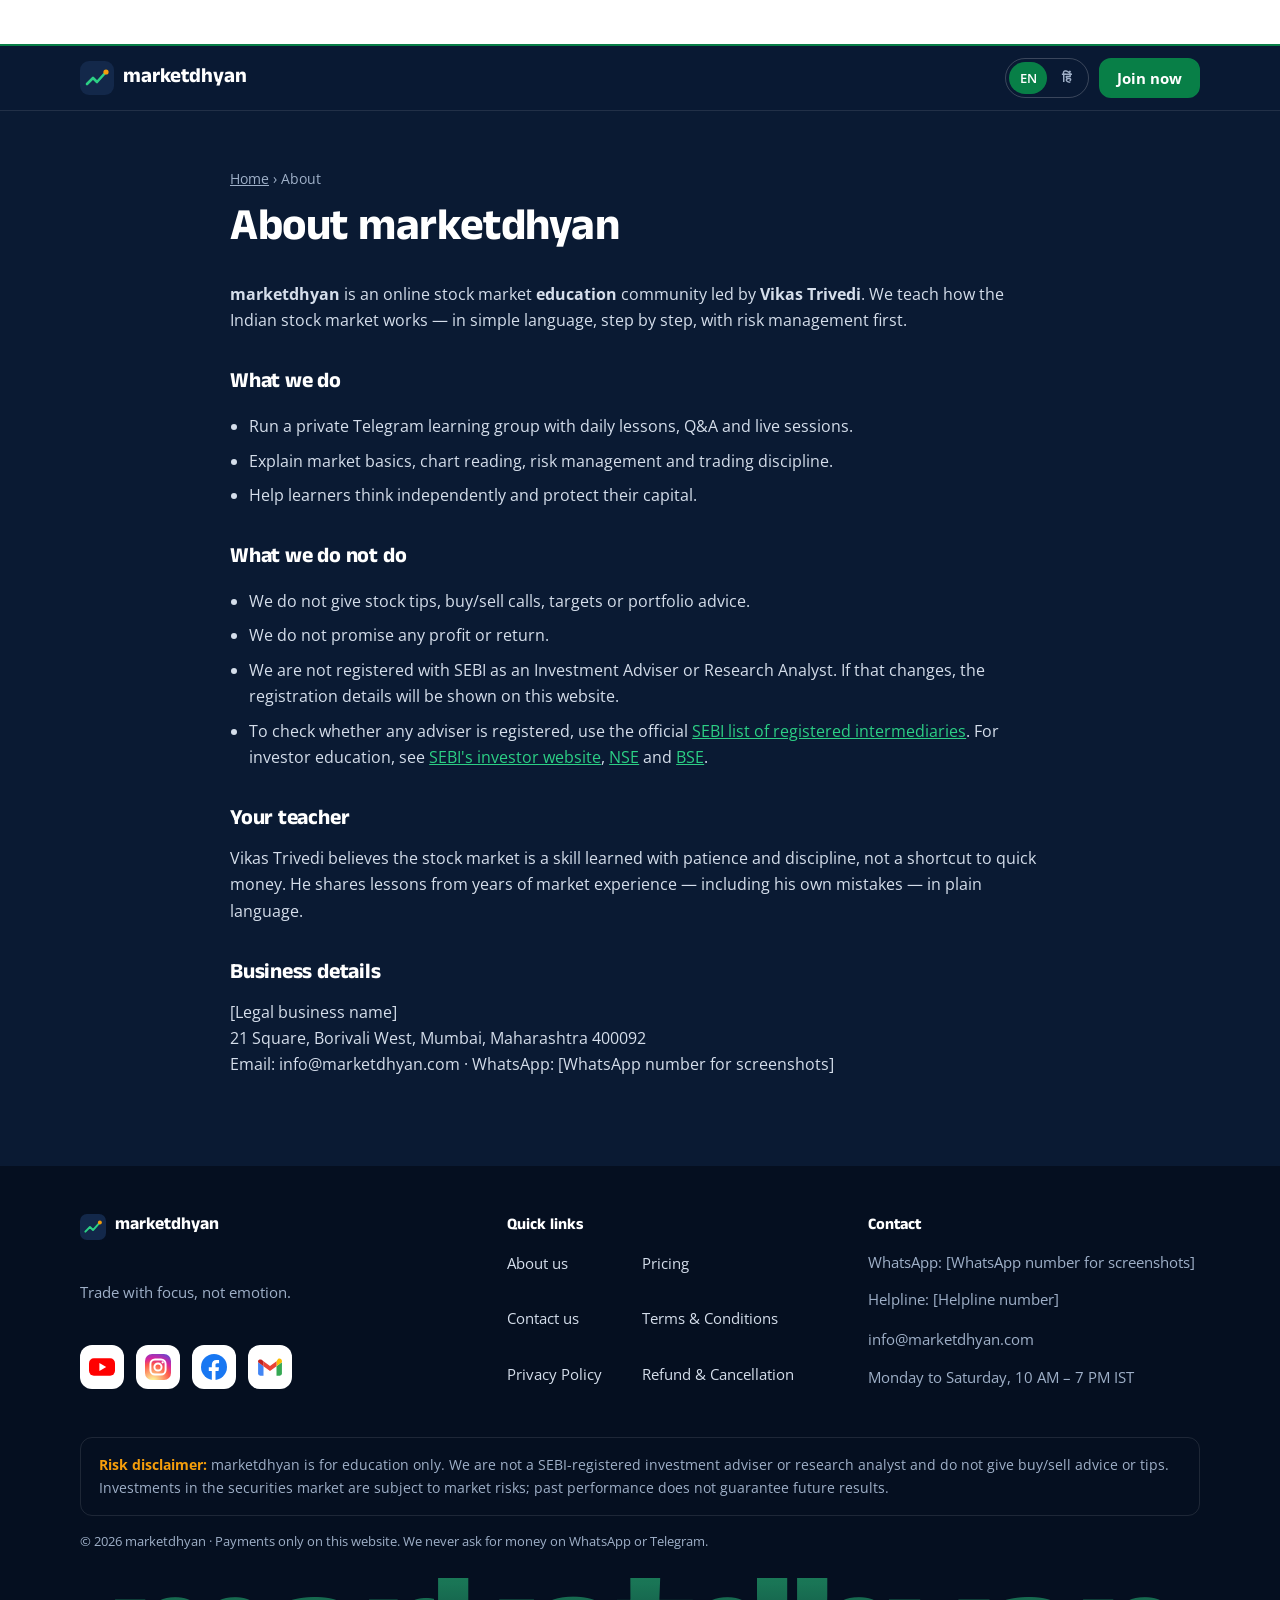
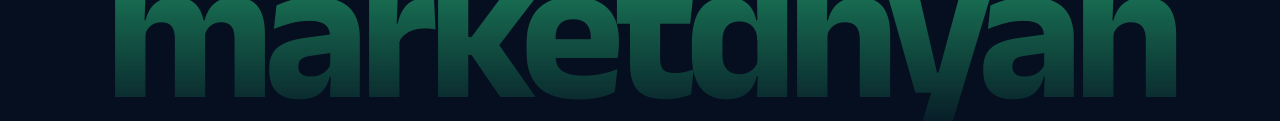
<file: about.html>
<!DOCTYPE html>
<html lang="en">
<head>
  <meta charset="utf-8">
  <meta name="viewport" content="width=device-width, initial-scale=1">
  <title>About marketdhyan & Vikas Trivedi | Stock Market Classes</title>
  <meta name="description" content="Meet Vikas Trivedi and marketdhyan: stock market education in simple Hindi and English, with a risk-first approach for beginners and new traders in India.">
  <meta name="keywords" content="marketdhyan, marketdhyan inner circle, Vikas Trivedi, learn stock market, share market course in Hindi, stock market course for beginners, 45 day stock market course, trading course India, learn trading online, stock market classes online, share market learning group, stock market Telegram learning group, risk management in trading, how to read stock charts, Nifty Sensex basics, stock market education India">
  <meta name="author" content="Vikas Trivedi">
  <meta name="robots" content="index, follow">
  <link rel="canonical" href="about.html">
  <meta name="theme-color" content="#0a1a33">
  <meta property="og:type" content="website">
  <meta property="og:site_name" content="marketdhyan">
  <meta property="og:title" content="About marketdhyan & Vikas Trivedi | Stock Market Classes">
  <meta property="og:description" content="Meet Vikas Trivedi and marketdhyan: stock market education in simple Hindi and English, with a risk-first approach for beginners and new traders in India.">
  <meta property="og:url" content="about.html">
  <meta property="og:image" content="assets/img/hero-vikas.webp">
  <meta property="og:image:width" content="1740">
  <meta property="og:image:height" content="1480">
  <meta property="og:image:alt" content="Vikas Trivedi, marketdhyan">
  <meta property="og:locale" content="en_IN">
  <meta name="twitter:card" content="summary_large_image">
  <meta name="twitter:title" content="About marketdhyan & Vikas Trivedi | Stock Market Classes">
  <meta name="twitter:description" content="Meet Vikas Trivedi and marketdhyan: stock market education in simple Hindi and English, with a risk-first approach for beginners and new traders in India.">
  <meta name="twitter:image" content="assets/img/hero-vikas.webp">
  <meta name="twitter:image:alt" content="Vikas Trivedi, marketdhyan">
  <link rel="icon" href="favicon.ico" sizes="48x48">
  <link rel="icon" href="assets/img/favicon.svg" type="image/svg+xml">
  <link rel="apple-touch-icon" href="assets/img/apple-touch-icon.png">
  <link rel="preload" href="assets/fonts/open-sans-latin-memvYaGs12.woff2" as="font" type="font/woff2" crossorigin>
  <link rel="preload" href="assets/fonts/anek-telugu-latin-LhW2MVrUNv.woff2" as="font" type="font/woff2" crossorigin>
  <link rel="stylesheet" href="assets/fonts8df7.css?v=1794605191">
  <link rel="stylesheet" href="assets/landing8df7.css?v=1794605191">
  <script src="assets/ga8df7.js?v=1794605191" data-id="G-Q1NHL4ENWV" async></script>
  <script type="application/ld+json">
  {"@context":"https://schema.org","@type":"EducationalOrganization","name":"marketdhyan","url":"https://marketdhyan.com","description":"Join marketdhyan Inner Circle: a 45-day Telegram group with Vikas Trivedi to learn the stock market — basics, charts and risk management, in Hindi &amp; English.","founder":{"@type":"Person","name":"Vikas Trivedi"},"areaServed":"IN","sameAs":["https://www.instagram.com/marketdhyan/", "https://www.youtube.com/@marketdhyan", "https://www.facebook.com/people/marketdhyan/61596235712391/"],"knowsAbout":["Stock market education","Risk management","Technical analysis basics"]}
  </script>
</head>
<body class="">
  <a class="skip" href="#main" title="Skip to content">Skip to content</a>
  <div class="ticker" role="region" aria-label="Market prices (delayed, for learning only)">
    <div class="tradingview-widget-container" data-tv="ticker"><div class="tradingview-widget-container__widget"></div></div>
  </div>
  <header class="top">
    <div class="wrap top__in">
      <a class="logo" href="index.html" aria-label="marketdhyan home" title="marketdhyan home"><svg width="34" height="34" viewBox="0 0 34 34" aria-hidden="true"><rect width="34" height="34" rx="9" fill="#13284a"/><path d="M7 23l6-6 4 4 9-10" fill="none" stroke="#2ccf85" stroke-width="2.6" stroke-linecap="round" stroke-linejoin="round"/><circle cx="26" cy="11" r="2.6" fill="#f59e0b"/></svg><span>marketdhyan</span></a>
      <div class="top__right">
        <div class="lang" role="group" aria-label="Language">
          <button type="button" data-set-lang="en" aria-pressed="true">EN</button>
          <button type="button" data-set-lang="hi" aria-pressed="false">हिं</button>
        </div>
        <a class="btn btn--sm" href="index.html#join" data-hi="अभी जुड़ें" title="Join now">Join now</a>
      </div>
    </div>
  </header>
  <main id="main">

    <section class="page">
      <div class="wrap wrap--narrow">
        <nav class="crumbs" aria-label="Breadcrumb"><a href="index.html" data-hi="होम" title="Home">Home</a> <span aria-hidden="true">›</span> <span aria-current="page" data-hi="परिचय">About</span></nav>
        <h1 data-hi="marketdhyan के बारे में">About marketdhyan</h1>
        <p><strong>marketdhyan</strong> is an online stock market <strong>education</strong> community led by <strong>Vikas Trivedi</strong>. We teach how the Indian stock market works — in simple language, step by step, with risk management first.</p>
        <h2>What we do</h2>
        <ul>
          <li>Run a private Telegram learning group with daily lessons, Q&amp;A and live sessions.</li>
          <li>Explain market basics, chart reading, risk management and trading discipline.</li>
          <li>Help learners think independently and protect their capital.</li>
        </ul>
        <h2>What we do not do</h2>
        <ul>
          <li>We do not give stock tips, buy/sell calls, targets or portfolio advice.</li>
          <li>We do not promise any profit or return.</li>
          <li>We are not registered with SEBI as an Investment Adviser or Research Analyst. If that changes, the registration details will be shown on this website.</li>
          <li>To check whether any adviser is registered, use the official <a href="https://www.sebi.gov.in/intermediaries.html" target="_blank" rel="noopener" title="SEBI list of registered intermediaries">SEBI list of registered intermediaries</a>. For investor education, see <a href="https://investor.sebi.gov.in/" target="_blank" rel="noopener" title="SEBI's investor website">SEBI's investor website</a>, <a href="https://www.nseindia.com/" target="_blank" rel="noopener" title="NSE">NSE</a> and <a href="https://www.bseindia.com/" target="_blank" rel="noopener" title="BSE">BSE</a>.</li>
        </ul>
        <h2>Your teacher</h2>
        <p>Vikas Trivedi believes the stock market is a skill learned with patience and discipline, not a shortcut to quick money. He shares lessons from years of market experience — including his own mistakes — in plain language.</p>
        <h2>Business details</h2>
        <p>[Legal business name]<br>21 Square, Borivali West, Mumbai, Maharashtra 400092<br>Email: info@marketdhyan.com · WhatsApp: [WhatsApp number for screenshots]</p>
      </div>
    </section>

    <script type="application/ld+json">{"@context": "https://schema.org", "@type": "BreadcrumbList", "itemListElement": [{"@type": "ListItem", "position": 1, "name": "Home", "item": "https://marketdhyan.com/"}, {"@type": "ListItem", "position": 2, "name": "About", "item": "https://marketdhyan.com/about.html"}]}</script>
  </main>
  <footer class="foot">
    <div class="wrap">
      <div class="foot__grid">
        <div>
          <a class="logo" href="index.html" title="marketdhyan"><svg width="34" height="34" viewBox="0 0 34 34" aria-hidden="true"><rect width="34" height="34" rx="9" fill="#13284a"/><path d="M7 23l6-6 4 4 9-10" fill="none" stroke="#2ccf85" stroke-width="2.6" stroke-linecap="round" stroke-linejoin="round"/><circle cx="26" cy="11" r="2.6" fill="#f59e0b"/></svg><span>marketdhyan</span></a>
          <p class="foot__tag" data-hi="भावना से नहीं, ध्यान से ट्रेड करना सीखें।">Trade with focus, not emotion.</p>
          <div class="socs"><a class="soc soc--youtube" href="https://www.youtube.com/@marketdhyan" target="_blank" rel="noopener" aria-label="YouTube" title="YouTube"><svg viewBox="0 0 24 24" width="24" height="24" aria-hidden="true"><rect x="0" y="4" width="24" height="16" rx="4.5" fill="#FF0000"/><path d="M9.6 8.4v7.2l6.3-3.6z" fill="#fff"/></svg></a><a class="soc soc--instagram" href="https://www.instagram.com/marketdhyan/" target="_blank" rel="noopener" aria-label="Instagram" title="Instagram"><svg viewBox="0 0 24 24" width="24" height="24" aria-hidden="true"><defs><radialGradient id="igg" cx="30%" cy="107%" r="150%"><stop offset="0" stop-color="#fdf497"/><stop offset=".05" stop-color="#fdf497"/><stop offset=".45" stop-color="#fd5949"/><stop offset=".6" stop-color="#d6249f"/><stop offset=".9" stop-color="#285AEB"/></radialGradient></defs><rect width="24" height="24" rx="6.5" fill="url(#igg)"/><rect x="5" y="5" width="14" height="14" rx="4.2" fill="none" stroke="#fff" stroke-width="1.8"/><circle cx="12" cy="12" r="3.3" fill="none" stroke="#fff" stroke-width="1.8"/><circle cx="16.3" cy="7.7" r="1.05" fill="#fff"/></svg></a><a class="soc soc--facebook" href="https://www.facebook.com/people/marketdhyan/61596235712391/" target="_blank" rel="noopener" aria-label="Facebook" title="Facebook"><svg viewBox="0 0 24 24" width="24" height="24" aria-hidden="true"><circle cx="12" cy="12" r="12" fill="#1877F2"/><path d="M13.4 24v-8.4h2.8l.4-3.3h-3.2v-2.1c0-.9.3-1.6 1.6-1.6h1.7V5.7c-.3 0-1.3-.1-2.5-.1-2.5 0-4.2 1.5-4.2 4.3v2.4H7.2v3.3H10V24z" fill="#fff"/></svg></a><a class="soc soc--gmail" href="mailto:info@marketdhyan.com" aria-label="Email us" title="Email us"><svg viewBox="0 0 24 24" width="24" height="24" aria-hidden="true"><rect x="1" y="4" width="22" height="16" rx="2.5" fill="#fff"/><path d="M1 7.5V18a2 2 0 0 0 2 2h3V11.2z" fill="#4285F4"/><path d="M23 7.5V18a2 2 0 0 1-2 2h-3v-8.8z" fill="#34A853"/><path d="M18 6.6v4.6L23 7.5V6.3c0-1.9-2.1-2.9-3.6-1.8z" fill="#FBBC04"/><path d="M6 11.2V6.6l6 4.5 6-4.5v4.6l-6 4.5z" fill="#EA4335"/><path d="M1 6.3v1.2l5 3.7V6.6L4.6 5.5C3.1 4.4 1 5.4 1 6.3z" fill="#C5221F"/></svg></a></div>
        </div>
        <nav class="foot__nav" aria-label="Policies">
          <p class="foot__h" data-hi="ज़रूरी लिंक">Quick links</p>
          <div class="foot__links">
          <a href="about.html" title="About us">About us</a>
          <a href="pricing.html" title="Pricing">Pricing</a>
          <a href="contact.html" title="Contact us">Contact us</a>
          <a href="terms.html" title="Terms &amp; Conditions">Terms &amp; Conditions</a>
          <a href="privacy.html" title="Privacy Policy">Privacy Policy</a>
          <a href="refund-policy.html" title="Refund &amp; Cancellation">Refund &amp; Cancellation</a>
          </div>
        </nav>
        <div class="foot__contact">
          <p class="foot__h" data-hi="संपर्क">Contact</p>
          <p>WhatsApp: [WhatsApp number for screenshots]</p>
          <p><a href="contact.html" data-wa="help" target="_blank" rel="noopener" title="Helpline: [Helpline number]"><span data-hi="हेल्पलाइन:">Helpline:</span> [Helpline number]</a></p>
          <p><a href="contact.html" data-mail title="info@marketdhyan.com">info@marketdhyan.com</a></p>
          <p>Monday to Saturday, 10 AM – 7 PM IST</p>
        </div>
      </div>
      <p class="foot__risk"><strong data-hi="जोखिम चेतावनी:">Risk disclaimer:</strong> <span data-hi="marketdhyan केवल शिक्षा के लिए है। हम SEBI में पंजीकृत निवेश सलाहकार या रिसर्च एनालिस्ट नहीं हैं और कोई खरीद/बिक्री सलाह या टिप्स नहीं देते। शेयर बाज़ार में निवेश जोखिम के अधीन है; पिछले नतीजे भविष्य की गारंटी नहीं हैं।">marketdhyan is for education only. We are not a SEBI-registered investment adviser or research analyst and do not give buy/sell advice or tips. Investments in the securities market are subject to market risks; past performance does not guarantee future results.</span></p>
      <p class="foot__copy">© 2026 marketdhyan · <span data-hi="पेमेंट सिर्फ़ इसी वेबसाइट पर। हम व्हाट्सऐप या टेलीग्राम पर कभी पैसे नहीं माँगते।">Payments only on this website. We never ask for money on WhatsApp or Telegram.</span></p>
    </div>
    <p class="foot__mark" aria-hidden="true">marketdhyan</p>
  </footer>
  <script src="assets/plans8df7.js?v=1794605191"></script>
  <script src="assets/landing8df7.js?v=1794605191"></script>
</body>
</html>
</file>
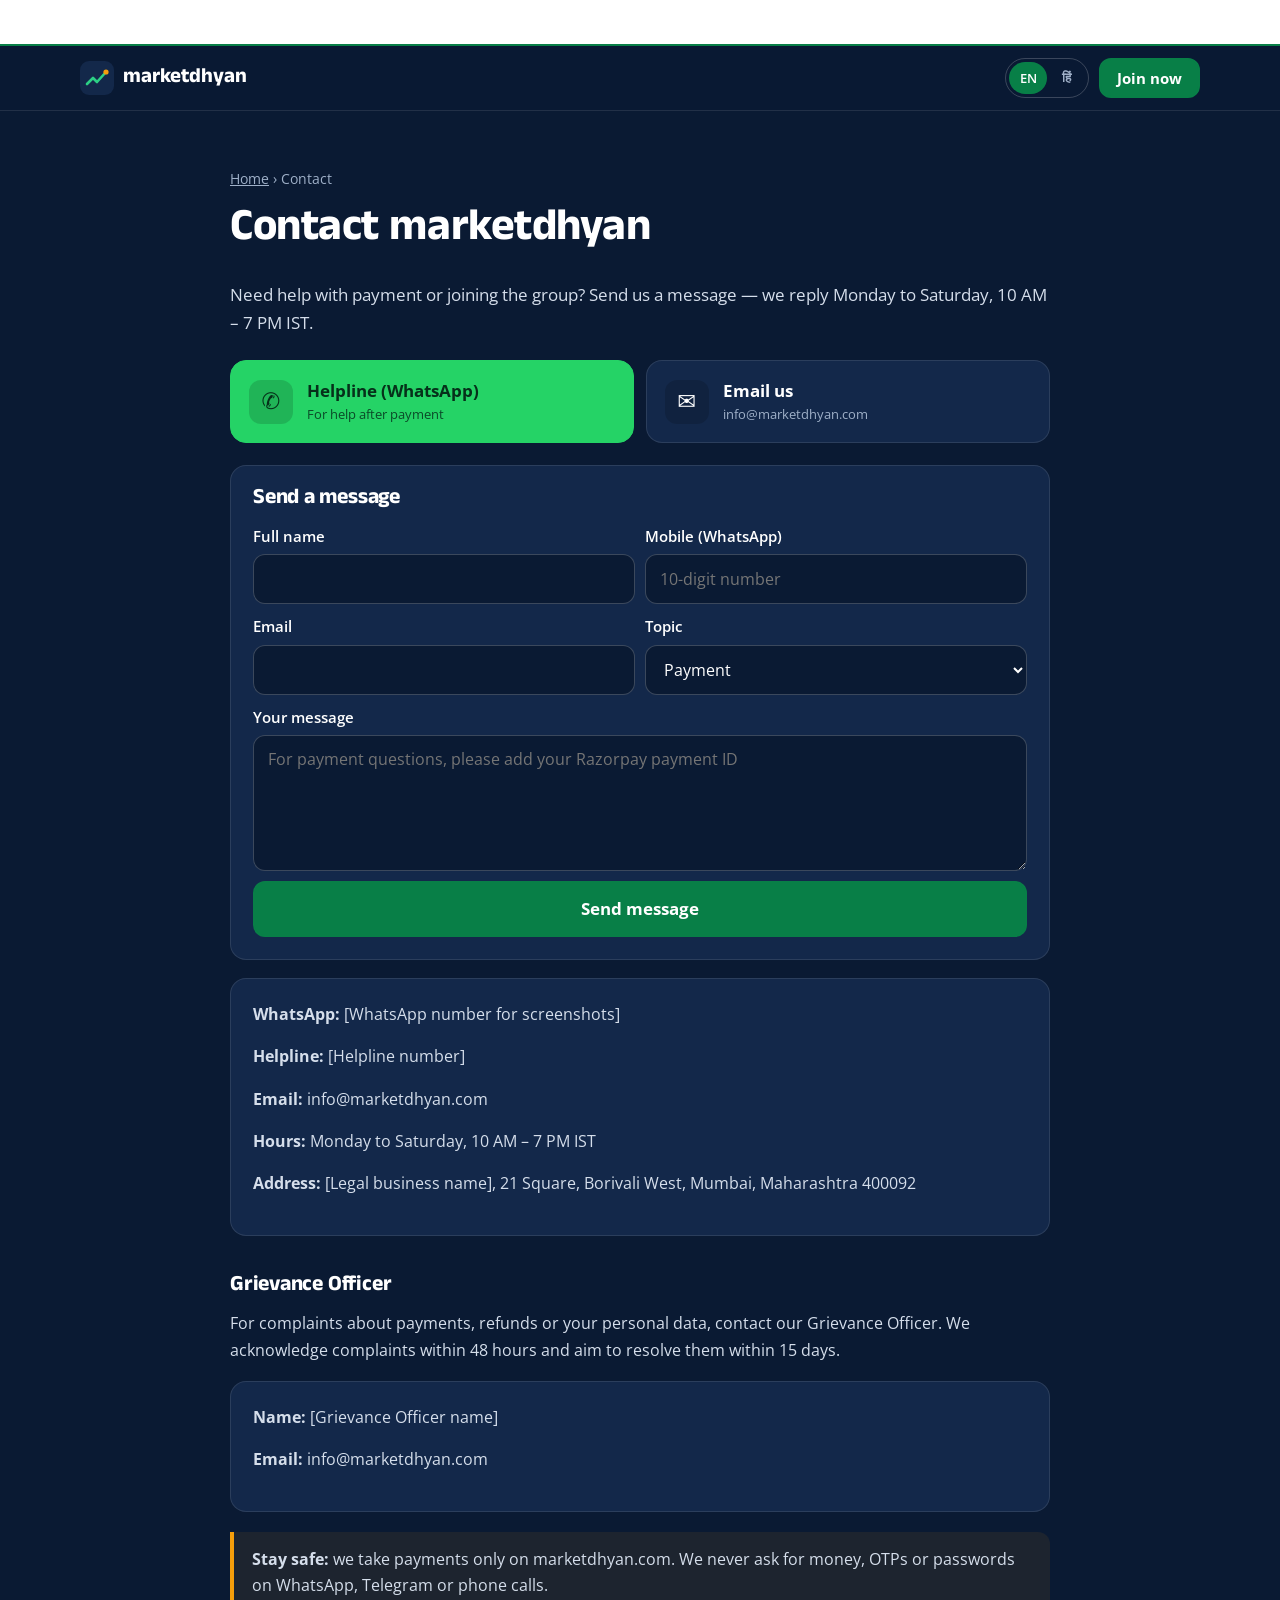
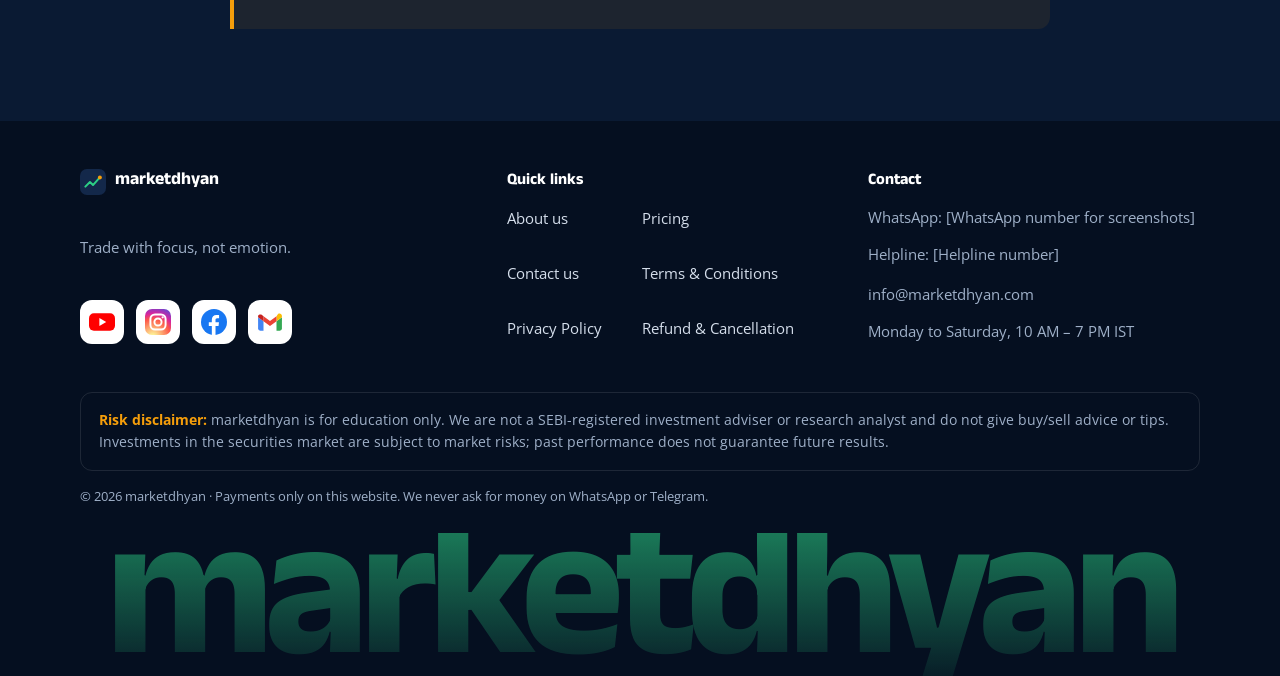
<file: contact.html>
<!DOCTYPE html>
<html lang="en">
<head>
  <meta charset="utf-8">
  <meta name="viewport" content="width=device-width, initial-scale=1">
  <title>Contact marketdhyan | Stock Market Course Help & Support</title>
  <meta name="description" content="Contact marketdhyan for help with the Inner Circle stock market course: WhatsApp helpline, email support, a message form and grievance officer details.">
  <meta name="keywords" content="marketdhyan, marketdhyan inner circle, Vikas Trivedi, learn stock market, share market course in Hindi, stock market course for beginners, 45 day stock market course, trading course India, learn trading online, stock market classes online, share market learning group, stock market Telegram learning group, risk management in trading, how to read stock charts, Nifty Sensex basics, stock market education India">
  <meta name="author" content="Vikas Trivedi">
  <meta name="robots" content="index, follow">
  <link rel="canonical" href="contact.html">
  <meta name="theme-color" content="#0a1a33">
  <meta property="og:type" content="website">
  <meta property="og:site_name" content="marketdhyan">
  <meta property="og:title" content="Contact marketdhyan | Stock Market Course Help & Support">
  <meta property="og:description" content="Contact marketdhyan for help with the Inner Circle stock market course: WhatsApp helpline, email support, a message form and grievance officer details.">
  <meta property="og:url" content="contact.html">
  <meta property="og:image" content="assets/img/hero-vikas.webp">
  <meta property="og:image:width" content="1740">
  <meta property="og:image:height" content="1480">
  <meta property="og:image:alt" content="Vikas Trivedi, marketdhyan">
  <meta property="og:locale" content="en_IN">
  <meta name="twitter:card" content="summary_large_image">
  <meta name="twitter:title" content="Contact marketdhyan | Stock Market Course Help & Support">
  <meta name="twitter:description" content="Contact marketdhyan for help with the Inner Circle stock market course: WhatsApp helpline, email support, a message form and grievance officer details.">
  <meta name="twitter:image" content="assets/img/hero-vikas.webp">
  <meta name="twitter:image:alt" content="Vikas Trivedi, marketdhyan">
  <link rel="icon" href="favicon.ico" sizes="48x48">
  <link rel="icon" href="assets/img/favicon.svg" type="image/svg+xml">
  <link rel="apple-touch-icon" href="assets/img/apple-touch-icon.png">
  <link rel="preload" href="assets/fonts/open-sans-latin-memvYaGs12.woff2" as="font" type="font/woff2" crossorigin>
  <link rel="preload" href="assets/fonts/anek-telugu-latin-LhW2MVrUNv.woff2" as="font" type="font/woff2" crossorigin>
  <link rel="stylesheet" href="assets/fonts8df7.css?v=1794605191">
  <link rel="stylesheet" href="assets/landing8df7.css?v=1794605191">
  <script src="assets/ga8df7.js?v=1794605191" data-id="G-Q1NHL4ENWV" async></script>
  <script type="application/ld+json">
  {"@context":"https://schema.org","@type":"EducationalOrganization","name":"marketdhyan","url":"https://marketdhyan.com","description":"Join marketdhyan Inner Circle: a 45-day Telegram group with Vikas Trivedi to learn the stock market — basics, charts and risk management, in Hindi &amp; English.","founder":{"@type":"Person","name":"Vikas Trivedi"},"areaServed":"IN","sameAs":["https://www.instagram.com/marketdhyan/", "https://www.youtube.com/@marketdhyan", "https://www.facebook.com/people/marketdhyan/61596235712391/"],"knowsAbout":["Stock market education","Risk management","Technical analysis basics"]}
  </script>
</head>
<body class="">
  <a class="skip" href="#main" title="Skip to content">Skip to content</a>
  <div class="ticker" role="region" aria-label="Market prices (delayed, for learning only)">
    <div class="tradingview-widget-container" data-tv="ticker"><div class="tradingview-widget-container__widget"></div></div>
  </div>
  <header class="top">
    <div class="wrap top__in">
      <a class="logo" href="index.html" aria-label="marketdhyan home" title="marketdhyan home"><svg width="34" height="34" viewBox="0 0 34 34" aria-hidden="true"><rect width="34" height="34" rx="9" fill="#13284a"/><path d="M7 23l6-6 4 4 9-10" fill="none" stroke="#2ccf85" stroke-width="2.6" stroke-linecap="round" stroke-linejoin="round"/><circle cx="26" cy="11" r="2.6" fill="#f59e0b"/></svg><span>marketdhyan</span></a>
      <div class="top__right">
        <div class="lang" role="group" aria-label="Language">
          <button type="button" data-set-lang="en" aria-pressed="true">EN</button>
          <button type="button" data-set-lang="hi" aria-pressed="false">हिं</button>
        </div>
        <a class="btn btn--sm" href="index.html#join" data-hi="अभी जुड़ें" title="Join now">Join now</a>
      </div>
    </div>
  </header>
  <main id="main">

    <section class="page">
      <div class="wrap wrap--narrow">
        <nav class="crumbs" aria-label="Breadcrumb"><a href="index.html" data-hi="होम" title="Home">Home</a> <span aria-hidden="true">›</span> <span aria-current="page" data-hi="संपर्क">Contact</span></nav>
        <h1 data-hi="marketdhyan से संपर्क करें">Contact marketdhyan</h1>
        <p class="lead" data-hi="पेमेंट या ग्रुप में जुड़ने में मदद चाहिए? हमें मैसेज भेजें — हम Monday to Saturday, 10 AM – 7 PM IST जवाब देते हैं।">Need help with payment or joining the group? Send us a message — we reply Monday to Saturday, 10 AM – 7 PM IST.</p>

        <div class="quick">
          <a class="quick__btn quick__btn--wa" href="#contactForm" data-wa="help" target="_blank" rel="noopener" title="✆ Helpline (WhatsApp) For help after payment">
            <span class="quick__ico" aria-hidden="true">✆</span>
            <span><b data-hi="हेल्पलाइन (व्हाट्सऐप)">Helpline (WhatsApp)</b><small data-hi="पेमेंट के बाद मदद के लिए">For help after payment</small></span>
          </a>
          <a class="quick__btn" href="#contactForm" data-mail title="✉ Email us info@marketdhyan.com">
            <span class="quick__ico" aria-hidden="true">✉</span>
            <span><b data-hi="ईमेल करें">Email us</b><small>info@marketdhyan.com</small></span>
          </a>
        </div>

        <form id="contactForm" class="cform box" novalidate>
          <h2 data-hi="मैसेज भेजें">Send a message</h2>
          <div class="fields">
            <label class="field"><span data-hi="पूरा नाम">Full name</span>
              <input name="name" type="text" autocomplete="name" required maxlength="80"></label>
            <label class="field"><span data-hi="मोबाइल (व्हाट्सऐप)">Mobile (WhatsApp)</span>
              <input name="mobile" type="tel" inputmode="numeric" autocomplete="tel-national" required pattern="[6-9][0-9]{9}" maxlength="10" placeholder="10-digit number"></label>
            <label class="field"><span data-hi="ईमेल">Email</span>
              <input name="email" type="email" autocomplete="email" required maxlength="120"></label>
            <label class="field"><span data-hi="विषय">Topic</span>
              <select name="topic">
                <option value="payment" data-hi="पेमेंट">Payment</option>
                <option value="joining" data-hi="ग्रुप में जुड़ना">Joining the group</option>
                <option value="other" data-hi="अन्य">Other</option>
              </select></label>
            <label class="field field--full"><span data-hi="आपका मैसेज">Your message</span>
              <textarea name="message" rows="5" required minlength="5" maxlength="3000" placeholder="For payment questions, please add your Razorpay payment ID"></textarea></label>
          </div>
          <!-- bots fill this hidden field; people never see it -->
          <label class="sr" aria-hidden="true">Website <input name="website" tabindex="-1" autocomplete="off"></label>
          <p class="pay__err" id="cfMsg" role="status"></p>
          <button class="btn btn--lg btn--block" type="submit" id="cfBtn" data-hi="मैसेज भेजें">Send message</button>
        </form>

        <div class="box">
          <p><strong>WhatsApp:</strong> [WhatsApp number for screenshots]</p>
          <p><strong data-hi="हेल्पलाइन:">Helpline:</strong> [Helpline number]</p>
          <p><strong>Email:</strong> info@marketdhyan.com</p>
          <p><strong data-hi="समय:">Hours:</strong> Monday to Saturday, 10 AM – 7 PM IST</p>
          <p><strong data-hi="पता:">Address:</strong> [Legal business name], 21 Square, Borivali West, Mumbai, Maharashtra 400092</p>
        </div>

        <h2>Grievance Officer</h2>
        <p>For complaints about payments, refunds or your personal data, contact our Grievance Officer. We acknowledge complaints within 48 hours and aim to resolve them within 15 days.</p>
        <div class="box">
          <p><strong>Name:</strong> [Grievance Officer name]</p>
          <p><strong>Email:</strong> info@marketdhyan.com</p>
        </div>
        <div class="note"><p><strong>Stay safe:</strong> we take payments only on marketdhyan.com. We never ask for money, OTPs or passwords on WhatsApp, Telegram or phone calls.</p></div>
      </div>
    </section>

    <script type="application/ld+json">{"@context": "https://schema.org", "@type": "BreadcrumbList", "itemListElement": [{"@type": "ListItem", "position": 1, "name": "Home", "item": "https://marketdhyan.com/"}, {"@type": "ListItem", "position": 2, "name": "Contact", "item": "https://marketdhyan.com/contact.html"}]}</script>
  </main>
  <footer class="foot">
    <div class="wrap">
      <div class="foot__grid">
        <div>
          <a class="logo" href="index.html" title="marketdhyan"><svg width="34" height="34" viewBox="0 0 34 34" aria-hidden="true"><rect width="34" height="34" rx="9" fill="#13284a"/><path d="M7 23l6-6 4 4 9-10" fill="none" stroke="#2ccf85" stroke-width="2.6" stroke-linecap="round" stroke-linejoin="round"/><circle cx="26" cy="11" r="2.6" fill="#f59e0b"/></svg><span>marketdhyan</span></a>
          <p class="foot__tag" data-hi="भावना से नहीं, ध्यान से ट्रेड करना सीखें।">Trade with focus, not emotion.</p>
          <div class="socs"><a class="soc soc--youtube" href="https://www.youtube.com/@marketdhyan" target="_blank" rel="noopener" aria-label="YouTube" title="YouTube"><svg viewBox="0 0 24 24" width="24" height="24" aria-hidden="true"><rect x="0" y="4" width="24" height="16" rx="4.5" fill="#FF0000"/><path d="M9.6 8.4v7.2l6.3-3.6z" fill="#fff"/></svg></a><a class="soc soc--instagram" href="https://www.instagram.com/marketdhyan/" target="_blank" rel="noopener" aria-label="Instagram" title="Instagram"><svg viewBox="0 0 24 24" width="24" height="24" aria-hidden="true"><defs><radialGradient id="igg" cx="30%" cy="107%" r="150%"><stop offset="0" stop-color="#fdf497"/><stop offset=".05" stop-color="#fdf497"/><stop offset=".45" stop-color="#fd5949"/><stop offset=".6" stop-color="#d6249f"/><stop offset=".9" stop-color="#285AEB"/></radialGradient></defs><rect width="24" height="24" rx="6.5" fill="url(#igg)"/><rect x="5" y="5" width="14" height="14" rx="4.2" fill="none" stroke="#fff" stroke-width="1.8"/><circle cx="12" cy="12" r="3.3" fill="none" stroke="#fff" stroke-width="1.8"/><circle cx="16.3" cy="7.7" r="1.05" fill="#fff"/></svg></a><a class="soc soc--facebook" href="https://www.facebook.com/people/marketdhyan/61596235712391/" target="_blank" rel="noopener" aria-label="Facebook" title="Facebook"><svg viewBox="0 0 24 24" width="24" height="24" aria-hidden="true"><circle cx="12" cy="12" r="12" fill="#1877F2"/><path d="M13.4 24v-8.4h2.8l.4-3.3h-3.2v-2.1c0-.9.3-1.6 1.6-1.6h1.7V5.7c-.3 0-1.3-.1-2.5-.1-2.5 0-4.2 1.5-4.2 4.3v2.4H7.2v3.3H10V24z" fill="#fff"/></svg></a><a class="soc soc--gmail" href="mailto:info@marketdhyan.com" aria-label="Email us" title="Email us"><svg viewBox="0 0 24 24" width="24" height="24" aria-hidden="true"><rect x="1" y="4" width="22" height="16" rx="2.5" fill="#fff"/><path d="M1 7.5V18a2 2 0 0 0 2 2h3V11.2z" fill="#4285F4"/><path d="M23 7.5V18a2 2 0 0 1-2 2h-3v-8.8z" fill="#34A853"/><path d="M18 6.6v4.6L23 7.5V6.3c0-1.9-2.1-2.9-3.6-1.8z" fill="#FBBC04"/><path d="M6 11.2V6.6l6 4.5 6-4.5v4.6l-6 4.5z" fill="#EA4335"/><path d="M1 6.3v1.2l5 3.7V6.6L4.6 5.5C3.1 4.4 1 5.4 1 6.3z" fill="#C5221F"/></svg></a></div>
        </div>
        <nav class="foot__nav" aria-label="Policies">
          <p class="foot__h" data-hi="ज़रूरी लिंक">Quick links</p>
          <div class="foot__links">
          <a href="about.html" title="About us">About us</a>
          <a href="pricing.html" title="Pricing">Pricing</a>
          <a href="contact.html" title="Contact us">Contact us</a>
          <a href="terms.html" title="Terms &amp; Conditions">Terms &amp; Conditions</a>
          <a href="privacy.html" title="Privacy Policy">Privacy Policy</a>
          <a href="refund-policy.html" title="Refund &amp; Cancellation">Refund &amp; Cancellation</a>
          </div>
        </nav>
        <div class="foot__contact">
          <p class="foot__h" data-hi="संपर्क">Contact</p>
          <p>WhatsApp: [WhatsApp number for screenshots]</p>
          <p><a href="contact.html" data-wa="help" target="_blank" rel="noopener" title="Helpline: [Helpline number]"><span data-hi="हेल्पलाइन:">Helpline:</span> [Helpline number]</a></p>
          <p><a href="contact.html" data-mail title="info@marketdhyan.com">info@marketdhyan.com</a></p>
          <p>Monday to Saturday, 10 AM – 7 PM IST</p>
        </div>
      </div>
      <p class="foot__risk"><strong data-hi="जोखिम चेतावनी:">Risk disclaimer:</strong> <span data-hi="marketdhyan केवल शिक्षा के लिए है। हम SEBI में पंजीकृत निवेश सलाहकार या रिसर्च एनालिस्ट नहीं हैं और कोई खरीद/बिक्री सलाह या टिप्स नहीं देते। शेयर बाज़ार में निवेश जोखिम के अधीन है; पिछले नतीजे भविष्य की गारंटी नहीं हैं।">marketdhyan is for education only. We are not a SEBI-registered investment adviser or research analyst and do not give buy/sell advice or tips. Investments in the securities market are subject to market risks; past performance does not guarantee future results.</span></p>
      <p class="foot__copy">© 2026 marketdhyan · <span data-hi="पेमेंट सिर्फ़ इसी वेबसाइट पर। हम व्हाट्सऐप या टेलीग्राम पर कभी पैसे नहीं माँगते।">Payments only on this website. We never ask for money on WhatsApp or Telegram.</span></p>
    </div>
    <p class="foot__mark" aria-hidden="true">marketdhyan</p>
  </footer>
  <script src="assets/plans8df7.js?v=1794605191"></script>
  <script src="assets/landing8df7.js?v=1794605191"></script>
</body>
</html>
</file>
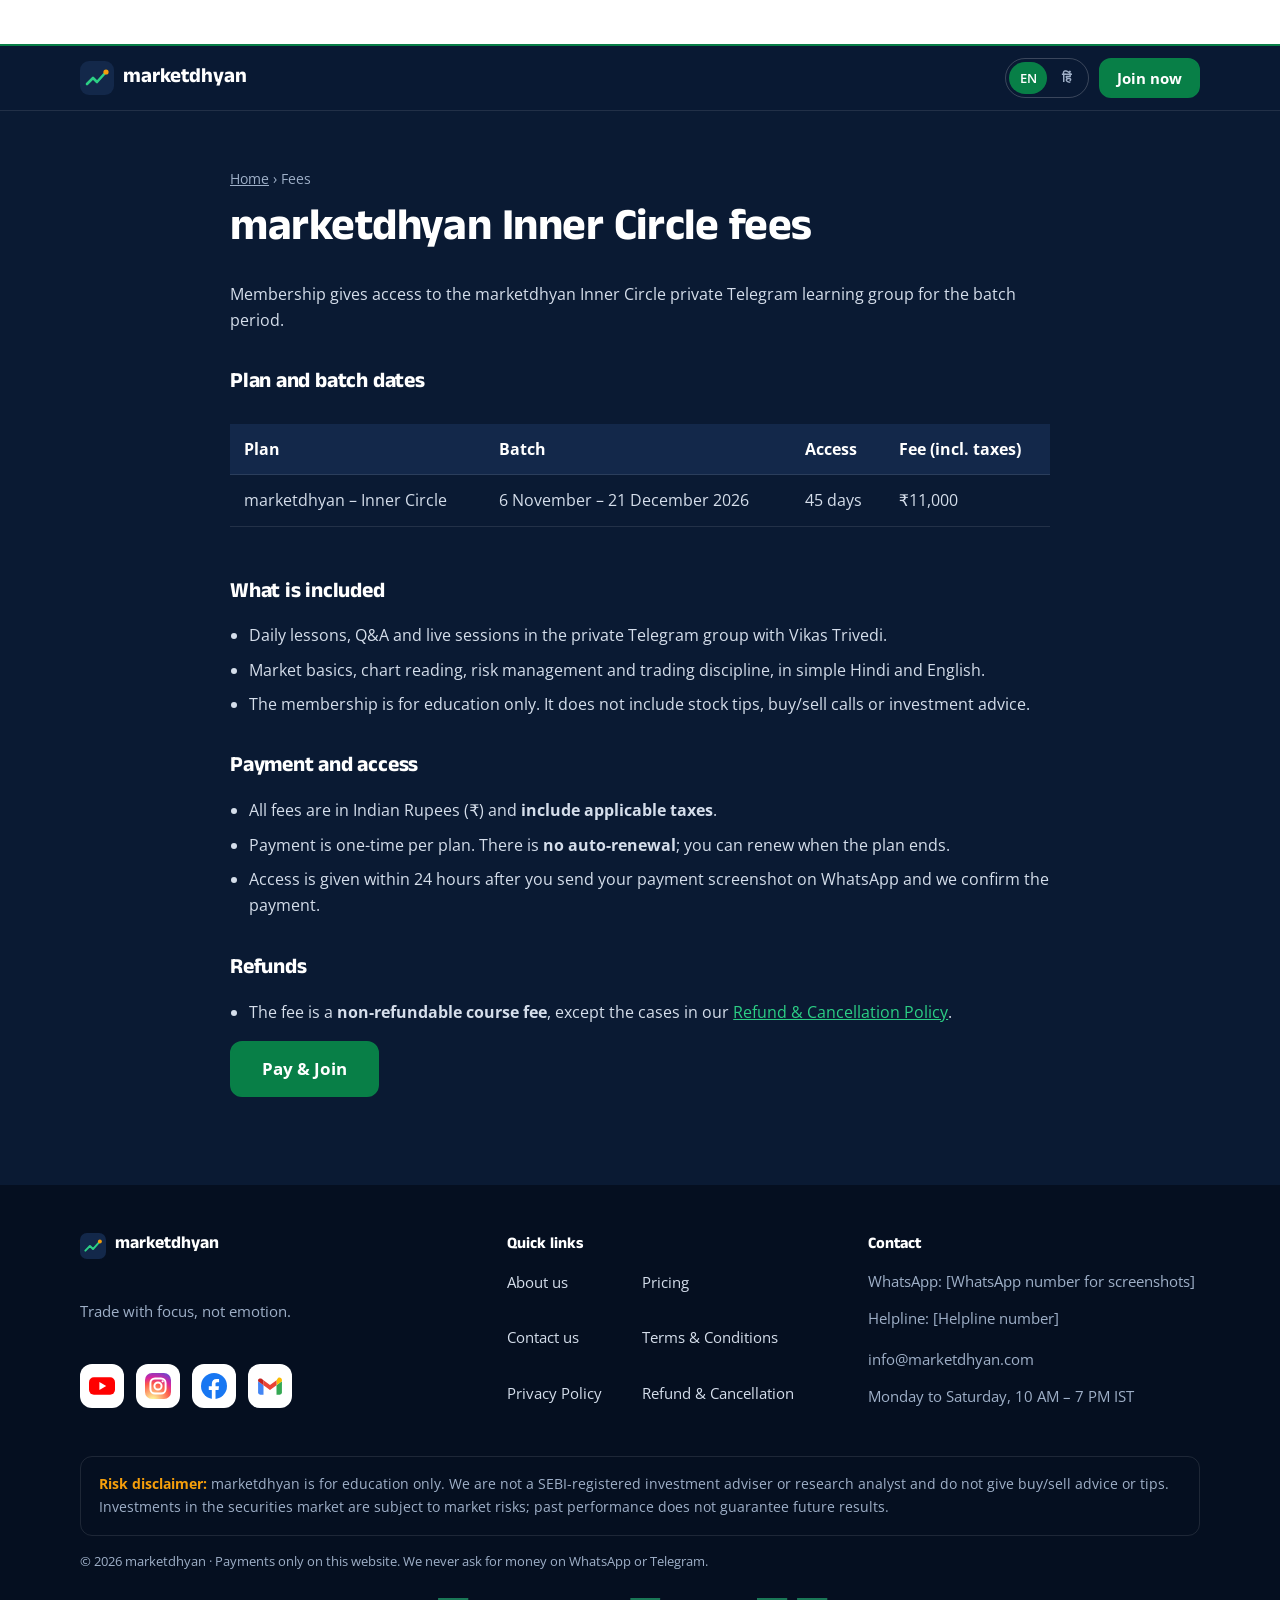
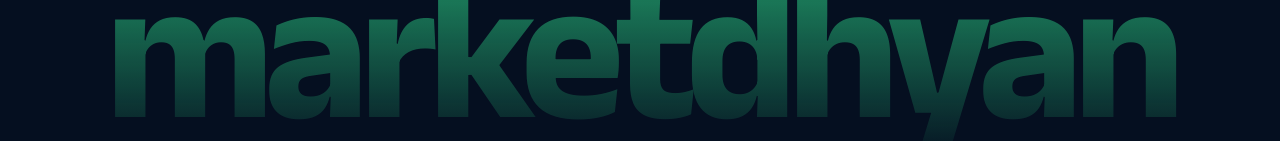
<file: pricing.html>
<!DOCTYPE html>
<html lang="en">
<head>
  <meta charset="utf-8">
  <meta name="viewport" content="width=device-width, initial-scale=1">
  <title>marketdhyan Inner Circle Fees | 45-Day Stock Market Course</title>
  <meta name="description" content="marketdhyan Inner Circle fee: ₹11,000 for a 45-day private Telegram stock market learning group with Vikas Trivedi. All taxes included, no auto-renewal.">
  <meta name="keywords" content="marketdhyan, marketdhyan inner circle, Vikas Trivedi, learn stock market, share market course in Hindi, stock market course for beginners, 45 day stock market course, trading course India, learn trading online, stock market classes online, share market learning group, stock market Telegram learning group, risk management in trading, how to read stock charts, Nifty Sensex basics, stock market education India">
  <meta name="author" content="Vikas Trivedi">
  <meta name="robots" content="index, follow">
  <link rel="canonical" href="pricing.html">
  <meta name="theme-color" content="#0a1a33">
  <meta property="og:type" content="website">
  <meta property="og:site_name" content="marketdhyan">
  <meta property="og:title" content="marketdhyan Inner Circle Fees | 45-Day Stock Market Course">
  <meta property="og:description" content="marketdhyan Inner Circle fee: ₹11,000 for a 45-day private Telegram stock market learning group with Vikas Trivedi. All taxes included, no auto-renewal.">
  <meta property="og:url" content="pricing.html">
  <meta property="og:image" content="assets/img/hero-vikas.webp">
  <meta property="og:image:width" content="1740">
  <meta property="og:image:height" content="1480">
  <meta property="og:image:alt" content="Vikas Trivedi, marketdhyan">
  <meta property="og:locale" content="en_IN">
  <meta name="twitter:card" content="summary_large_image">
  <meta name="twitter:title" content="marketdhyan Inner Circle Fees | 45-Day Stock Market Course">
  <meta name="twitter:description" content="marketdhyan Inner Circle fee: ₹11,000 for a 45-day private Telegram stock market learning group with Vikas Trivedi. All taxes included, no auto-renewal.">
  <meta name="twitter:image" content="assets/img/hero-vikas.webp">
  <meta name="twitter:image:alt" content="Vikas Trivedi, marketdhyan">
  <link rel="icon" href="favicon.ico" sizes="48x48">
  <link rel="icon" href="assets/img/favicon.svg" type="image/svg+xml">
  <link rel="apple-touch-icon" href="assets/img/apple-touch-icon.png">
  <link rel="preload" href="assets/fonts/open-sans-latin-memvYaGs12.woff2" as="font" type="font/woff2" crossorigin>
  <link rel="preload" href="assets/fonts/anek-telugu-latin-LhW2MVrUNv.woff2" as="font" type="font/woff2" crossorigin>
  <link rel="stylesheet" href="assets/fonts8df7.css?v=1794605191">
  <link rel="stylesheet" href="assets/landing8df7.css?v=1794605191">
  <script src="assets/ga8df7.js?v=1794605191" data-id="G-Q1NHL4ENWV" async></script>
  <script type="application/ld+json">
  {"@context":"https://schema.org","@type":"EducationalOrganization","name":"marketdhyan","url":"https://marketdhyan.com","description":"Join marketdhyan Inner Circle: a 45-day Telegram group with Vikas Trivedi to learn the stock market — basics, charts and risk management, in Hindi &amp; English.","founder":{"@type":"Person","name":"Vikas Trivedi"},"areaServed":"IN","sameAs":["https://www.instagram.com/marketdhyan/", "https://www.youtube.com/@marketdhyan", "https://www.facebook.com/people/marketdhyan/61596235712391/"],"knowsAbout":["Stock market education","Risk management","Technical analysis basics"]}
  </script>
</head>
<body class="">
  <a class="skip" href="#main" title="Skip to content">Skip to content</a>
  <div class="ticker" role="region" aria-label="Market prices (delayed, for learning only)">
    <div class="tradingview-widget-container" data-tv="ticker"><div class="tradingview-widget-container__widget"></div></div>
  </div>
  <header class="top">
    <div class="wrap top__in">
      <a class="logo" href="index.html" aria-label="marketdhyan home" title="marketdhyan home"><svg width="34" height="34" viewBox="0 0 34 34" aria-hidden="true"><rect width="34" height="34" rx="9" fill="#13284a"/><path d="M7 23l6-6 4 4 9-10" fill="none" stroke="#2ccf85" stroke-width="2.6" stroke-linecap="round" stroke-linejoin="round"/><circle cx="26" cy="11" r="2.6" fill="#f59e0b"/></svg><span>marketdhyan</span></a>
      <div class="top__right">
        <div class="lang" role="group" aria-label="Language">
          <button type="button" data-set-lang="en" aria-pressed="true">EN</button>
          <button type="button" data-set-lang="hi" aria-pressed="false">हिं</button>
        </div>
        <a class="btn btn--sm" href="index.html#join" data-hi="अभी जुड़ें" title="Join now">Join now</a>
      </div>
    </div>
  </header>
  <main id="main">

    <section class="page">
      <div class="wrap wrap--narrow">
        <nav class="crumbs" aria-label="Breadcrumb"><a href="index.html" data-hi="होम" title="Home">Home</a> <span aria-hidden="true">›</span> <span aria-current="page" data-hi="फ़ीस">Fees</span></nav>
        <h1 data-hi="marketdhyan इनर सर्कल फ़ीस">marketdhyan Inner Circle fees</h1>
        <p>Membership gives access to the marketdhyan Inner Circle private Telegram learning group for the batch period.</p>
        <h2 data-hi="प्लान और बैच की तारीख़ें">Plan and batch dates</h2>
        <div class="table-wrap"><table class="plan-table"><thead><tr><th>Plan</th><th>Batch</th><th>Access</th><th>Fee (incl. taxes)</th></tr></thead><tbody><tr><td data-label="Plan">marketdhyan – Inner Circle</td><td data-label="Batch">6 November – 21 December 2026</td><td data-label="Access">45 days</td><td data-label="Fee (incl. taxes)">₹11,000</td></tr></tbody></table></div>
        <h2 data-hi="ग्रुप में क्या मिलता है">What is included</h2>
        <ul>
          <li>Daily lessons, Q&amp;A and live sessions in the private Telegram group with Vikas Trivedi.</li>
          <li>Market basics, chart reading, risk management and trading discipline, in simple Hindi and English.</li>
          <li>The membership is for education only. It does not include stock tips, buy/sell calls or investment advice.</li>
        </ul>
        <h2 data-hi="पेमेंट और ग्रुप में जुड़ना">Payment and access</h2>
        <ul>
          <li>All fees are in Indian Rupees (₹) and <strong>include applicable taxes</strong>.</li>
          <li>Payment is one-time per plan. There is <strong>no auto-renewal</strong>; you can renew when the plan ends.</li>
          <li>Access is given within 24 hours after you send your payment screenshot on WhatsApp and we confirm the payment.</li>
        </ul>
        <h2 data-hi="रिफ़ंड">Refunds</h2>
        <ul>
          <li>The fee is a <strong>non-refundable course fee</strong>, except the cases in our <a href="refund-policy.html" title="Refund &amp; Cancellation Policy">Refund &amp; Cancellation Policy</a>.</li>
        </ul>
        <p><a class="btn btn--lg" href="index.html#join" data-hi="पेमेंट करें और जुड़ें" title="Pay &amp; Join">Pay &amp; Join</a></p>
      </div>
    </section>

    <script type="application/ld+json">{"@context": "https://schema.org", "@type": "BreadcrumbList", "itemListElement": [{"@type": "ListItem", "position": 1, "name": "Home", "item": "https://marketdhyan.com/"}, {"@type": "ListItem", "position": 2, "name": "Fees", "item": "https://marketdhyan.com/pricing.html"}]}</script>
  </main>
  <footer class="foot">
    <div class="wrap">
      <div class="foot__grid">
        <div>
          <a class="logo" href="index.html" title="marketdhyan"><svg width="34" height="34" viewBox="0 0 34 34" aria-hidden="true"><rect width="34" height="34" rx="9" fill="#13284a"/><path d="M7 23l6-6 4 4 9-10" fill="none" stroke="#2ccf85" stroke-width="2.6" stroke-linecap="round" stroke-linejoin="round"/><circle cx="26" cy="11" r="2.6" fill="#f59e0b"/></svg><span>marketdhyan</span></a>
          <p class="foot__tag" data-hi="भावना से नहीं, ध्यान से ट्रेड करना सीखें।">Trade with focus, not emotion.</p>
          <div class="socs"><a class="soc soc--youtube" href="https://www.youtube.com/@marketdhyan" target="_blank" rel="noopener" aria-label="YouTube" title="YouTube"><svg viewBox="0 0 24 24" width="24" height="24" aria-hidden="true"><rect x="0" y="4" width="24" height="16" rx="4.5" fill="#FF0000"/><path d="M9.6 8.4v7.2l6.3-3.6z" fill="#fff"/></svg></a><a class="soc soc--instagram" href="https://www.instagram.com/marketdhyan/" target="_blank" rel="noopener" aria-label="Instagram" title="Instagram"><svg viewBox="0 0 24 24" width="24" height="24" aria-hidden="true"><defs><radialGradient id="igg" cx="30%" cy="107%" r="150%"><stop offset="0" stop-color="#fdf497"/><stop offset=".05" stop-color="#fdf497"/><stop offset=".45" stop-color="#fd5949"/><stop offset=".6" stop-color="#d6249f"/><stop offset=".9" stop-color="#285AEB"/></radialGradient></defs><rect width="24" height="24" rx="6.5" fill="url(#igg)"/><rect x="5" y="5" width="14" height="14" rx="4.2" fill="none" stroke="#fff" stroke-width="1.8"/><circle cx="12" cy="12" r="3.3" fill="none" stroke="#fff" stroke-width="1.8"/><circle cx="16.3" cy="7.7" r="1.05" fill="#fff"/></svg></a><a class="soc soc--facebook" href="https://www.facebook.com/people/marketdhyan/61596235712391/" target="_blank" rel="noopener" aria-label="Facebook" title="Facebook"><svg viewBox="0 0 24 24" width="24" height="24" aria-hidden="true"><circle cx="12" cy="12" r="12" fill="#1877F2"/><path d="M13.4 24v-8.4h2.8l.4-3.3h-3.2v-2.1c0-.9.3-1.6 1.6-1.6h1.7V5.7c-.3 0-1.3-.1-2.5-.1-2.5 0-4.2 1.5-4.2 4.3v2.4H7.2v3.3H10V24z" fill="#fff"/></svg></a><a class="soc soc--gmail" href="mailto:info@marketdhyan.com" aria-label="Email us" title="Email us"><svg viewBox="0 0 24 24" width="24" height="24" aria-hidden="true"><rect x="1" y="4" width="22" height="16" rx="2.5" fill="#fff"/><path d="M1 7.5V18a2 2 0 0 0 2 2h3V11.2z" fill="#4285F4"/><path d="M23 7.5V18a2 2 0 0 1-2 2h-3v-8.8z" fill="#34A853"/><path d="M18 6.6v4.6L23 7.5V6.3c0-1.9-2.1-2.9-3.6-1.8z" fill="#FBBC04"/><path d="M6 11.2V6.6l6 4.5 6-4.5v4.6l-6 4.5z" fill="#EA4335"/><path d="M1 6.3v1.2l5 3.7V6.6L4.6 5.5C3.1 4.4 1 5.4 1 6.3z" fill="#C5221F"/></svg></a></div>
        </div>
        <nav class="foot__nav" aria-label="Policies">
          <p class="foot__h" data-hi="ज़रूरी लिंक">Quick links</p>
          <div class="foot__links">
          <a href="about.html" title="About us">About us</a>
          <a href="pricing.html" title="Pricing">Pricing</a>
          <a href="contact.html" title="Contact us">Contact us</a>
          <a href="terms.html" title="Terms &amp; Conditions">Terms &amp; Conditions</a>
          <a href="privacy.html" title="Privacy Policy">Privacy Policy</a>
          <a href="refund-policy.html" title="Refund &amp; Cancellation">Refund &amp; Cancellation</a>
          </div>
        </nav>
        <div class="foot__contact">
          <p class="foot__h" data-hi="संपर्क">Contact</p>
          <p>WhatsApp: [WhatsApp number for screenshots]</p>
          <p><a href="contact.html" data-wa="help" target="_blank" rel="noopener" title="Helpline: [Helpline number]"><span data-hi="हेल्पलाइन:">Helpline:</span> [Helpline number]</a></p>
          <p><a href="contact.html" data-mail title="info@marketdhyan.com">info@marketdhyan.com</a></p>
          <p>Monday to Saturday, 10 AM – 7 PM IST</p>
        </div>
      </div>
      <p class="foot__risk"><strong data-hi="जोखिम चेतावनी:">Risk disclaimer:</strong> <span data-hi="marketdhyan केवल शिक्षा के लिए है। हम SEBI में पंजीकृत निवेश सलाहकार या रिसर्च एनालिस्ट नहीं हैं और कोई खरीद/बिक्री सलाह या टिप्स नहीं देते। शेयर बाज़ार में निवेश जोखिम के अधीन है; पिछले नतीजे भविष्य की गारंटी नहीं हैं।">marketdhyan is for education only. We are not a SEBI-registered investment adviser or research analyst and do not give buy/sell advice or tips. Investments in the securities market are subject to market risks; past performance does not guarantee future results.</span></p>
      <p class="foot__copy">© 2026 marketdhyan · <span data-hi="पेमेंट सिर्फ़ इसी वेबसाइट पर। हम व्हाट्सऐप या टेलीग्राम पर कभी पैसे नहीं माँगते।">Payments only on this website. We never ask for money on WhatsApp or Telegram.</span></p>
    </div>
    <p class="foot__mark" aria-hidden="true">marketdhyan</p>
  </footer>
  <script src="assets/plans8df7.js?v=1794605191"></script>
  <script src="assets/landing8df7.js?v=1794605191"></script>
</body>
</html>
</file>
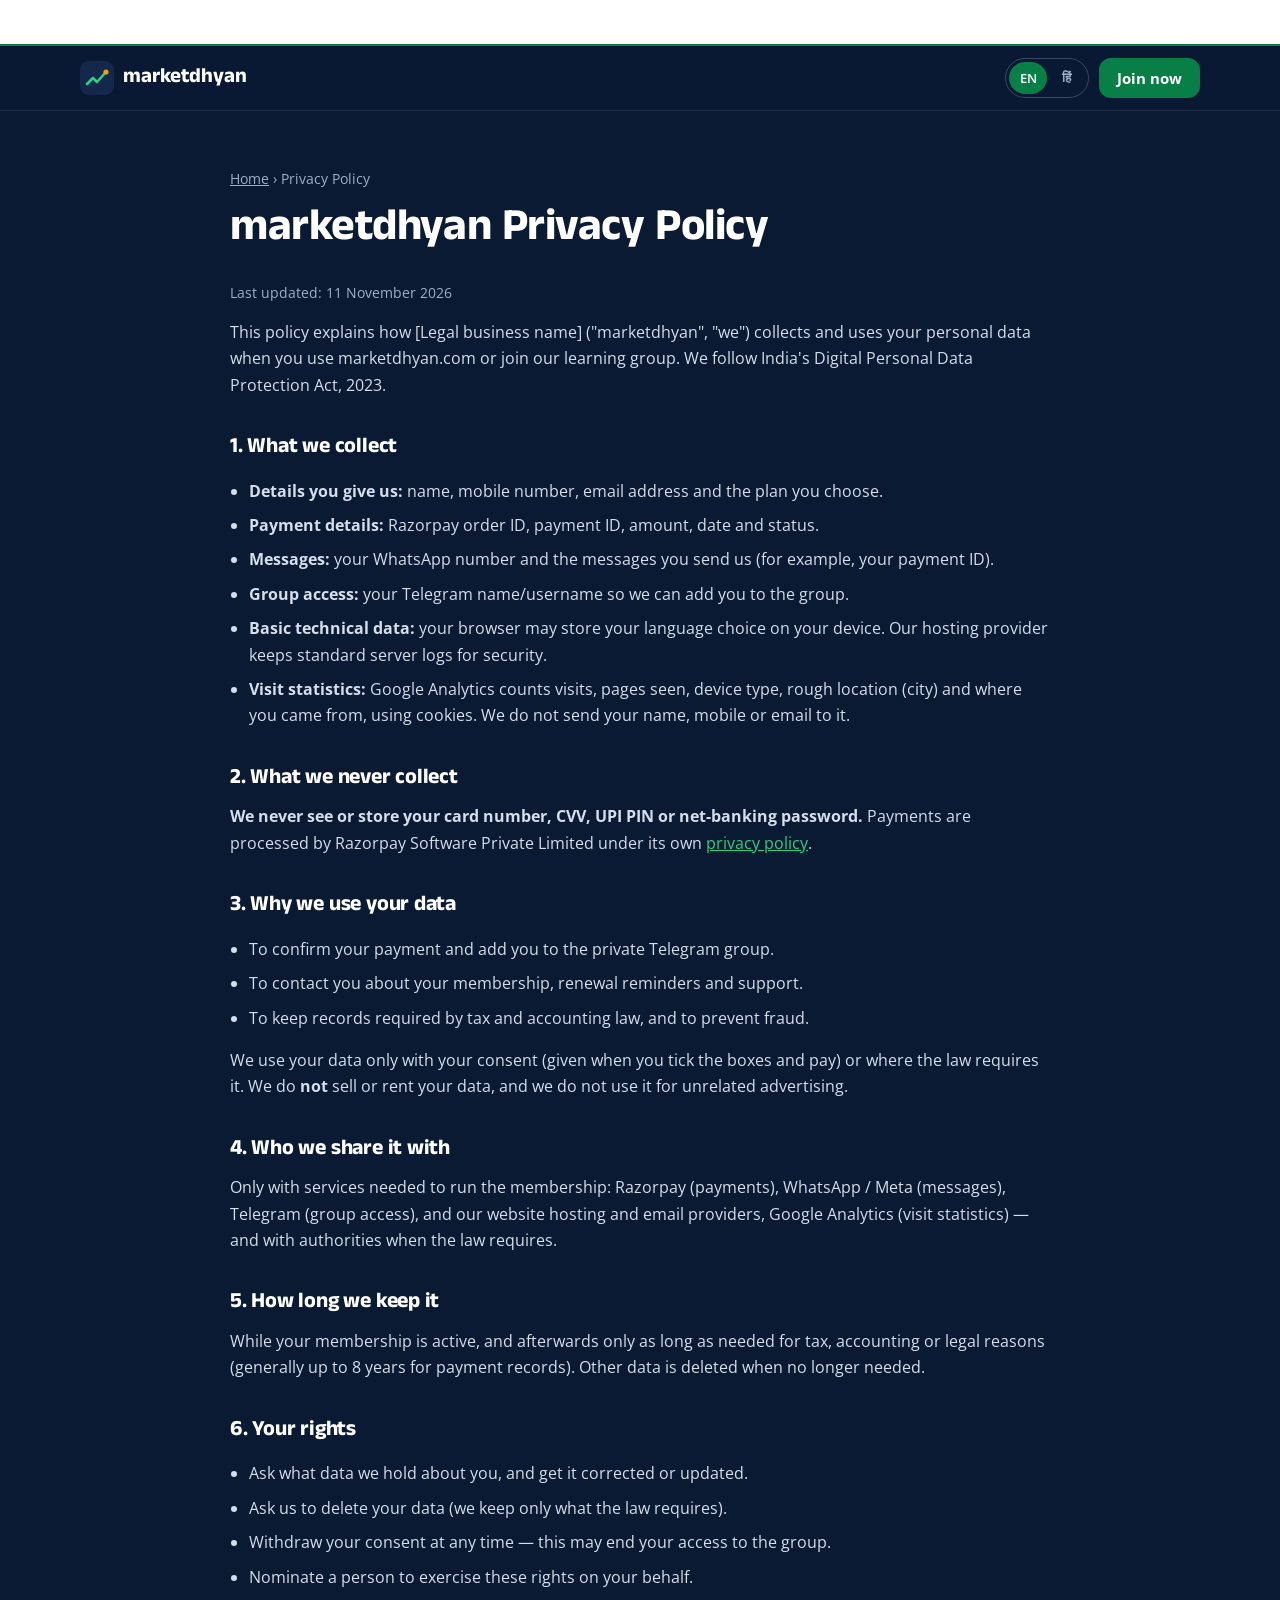
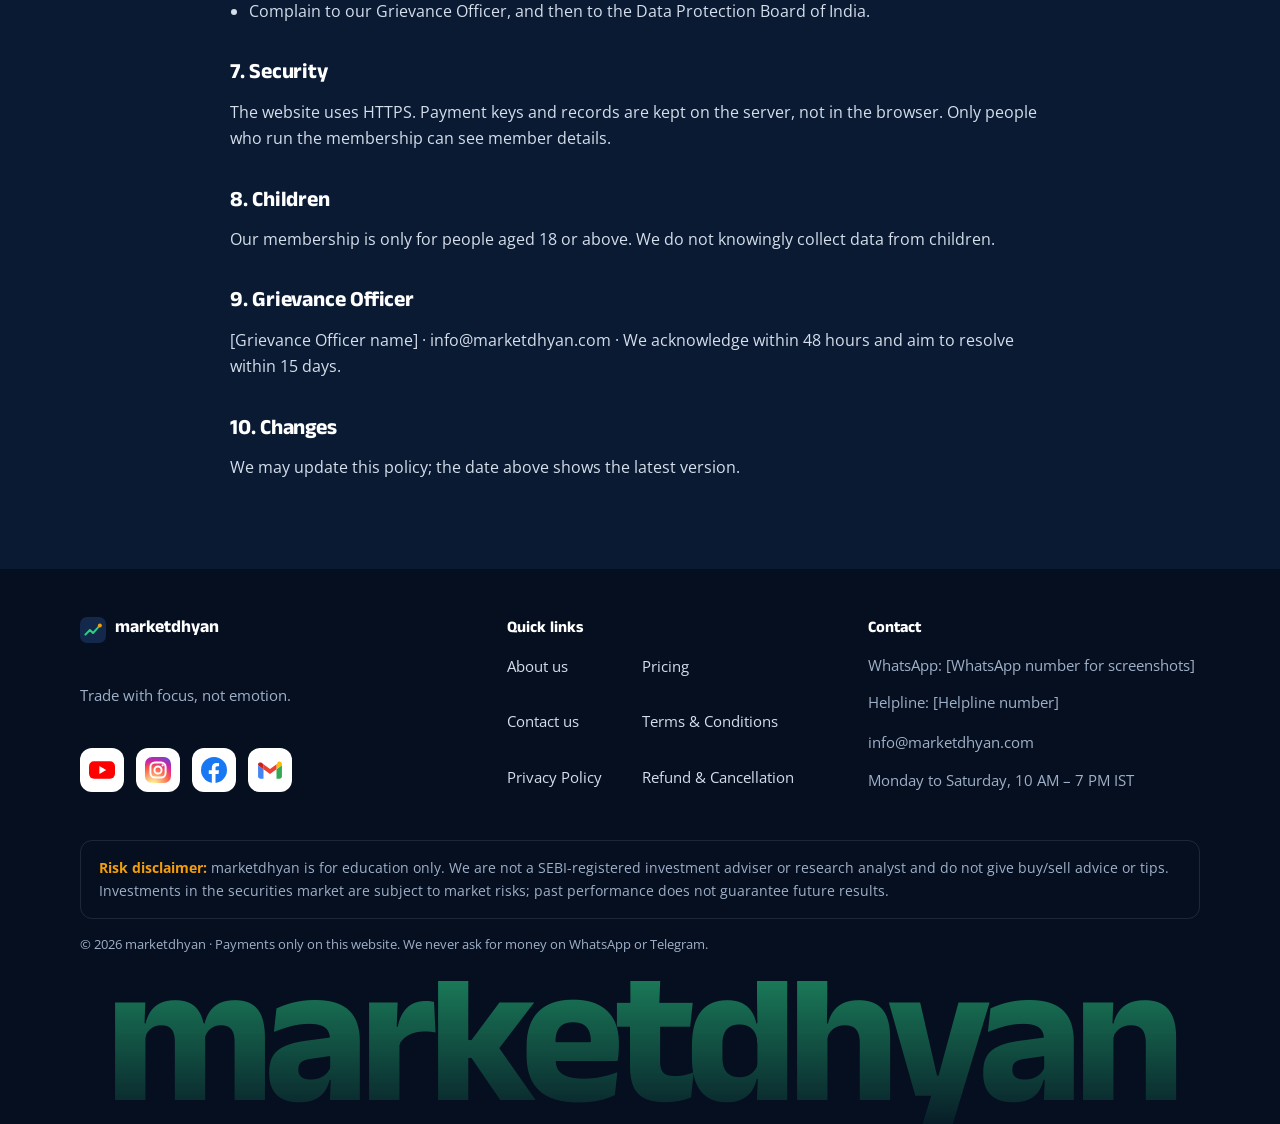
<file: privacy.html>
<!DOCTYPE html>
<html lang="en">
<head>
  <meta charset="utf-8">
  <meta name="viewport" content="width=device-width, initial-scale=1">
  <title>Privacy Policy | marketdhyan Stock Market Education India</title>
  <meta name="description" content="How marketdhyan collects, uses and protects your personal data for the stock market course, as per India's DPDP Act 2023: your rights and grievance contact.">
  <meta name="keywords" content="marketdhyan, marketdhyan inner circle, Vikas Trivedi, learn stock market, share market course in Hindi, stock market course for beginners, 45 day stock market course, trading course India, learn trading online, stock market classes online, share market learning group, stock market Telegram learning group, risk management in trading, how to read stock charts, Nifty Sensex basics, stock market education India">
  <meta name="author" content="Vikas Trivedi">
  <meta name="robots" content="index, follow">
  <link rel="canonical" href="privacy.html">
  <meta name="theme-color" content="#0a1a33">
  <meta property="og:type" content="website">
  <meta property="og:site_name" content="marketdhyan">
  <meta property="og:title" content="Privacy Policy | marketdhyan Stock Market Education India">
  <meta property="og:description" content="How marketdhyan collects, uses and protects your personal data for the stock market course, as per India's DPDP Act 2023: your rights and grievance contact.">
  <meta property="og:url" content="privacy.html">
  <meta property="og:image" content="assets/img/hero-vikas.webp">
  <meta property="og:image:width" content="1740">
  <meta property="og:image:height" content="1480">
  <meta property="og:image:alt" content="Vikas Trivedi, marketdhyan">
  <meta property="og:locale" content="en_IN">
  <meta name="twitter:card" content="summary_large_image">
  <meta name="twitter:title" content="Privacy Policy | marketdhyan Stock Market Education India">
  <meta name="twitter:description" content="How marketdhyan collects, uses and protects your personal data for the stock market course, as per India's DPDP Act 2023: your rights and grievance contact.">
  <meta name="twitter:image" content="assets/img/hero-vikas.webp">
  <meta name="twitter:image:alt" content="Vikas Trivedi, marketdhyan">
  <link rel="icon" href="favicon.ico" sizes="48x48">
  <link rel="icon" href="assets/img/favicon.svg" type="image/svg+xml">
  <link rel="apple-touch-icon" href="assets/img/apple-touch-icon.png">
  <link rel="preload" href="assets/fonts/open-sans-latin-memvYaGs12.woff2" as="font" type="font/woff2" crossorigin>
  <link rel="preload" href="assets/fonts/anek-telugu-latin-LhW2MVrUNv.woff2" as="font" type="font/woff2" crossorigin>
  <link rel="stylesheet" href="assets/fonts8df7.css?v=1794605191">
  <link rel="stylesheet" href="assets/landing8df7.css?v=1794605191">
  <script src="assets/ga8df7.js?v=1794605191" data-id="G-Q1NHL4ENWV" async></script>
  <script type="application/ld+json">
  {"@context":"https://schema.org","@type":"EducationalOrganization","name":"marketdhyan","url":"https://marketdhyan.com","description":"Join marketdhyan Inner Circle: a 45-day Telegram group with Vikas Trivedi to learn the stock market — basics, charts and risk management, in Hindi &amp; English.","founder":{"@type":"Person","name":"Vikas Trivedi"},"areaServed":"IN","sameAs":["https://www.instagram.com/marketdhyan/", "https://www.youtube.com/@marketdhyan", "https://www.facebook.com/people/marketdhyan/61596235712391/"],"knowsAbout":["Stock market education","Risk management","Technical analysis basics"]}
  </script>
</head>
<body class="">
  <a class="skip" href="#main" title="Skip to content">Skip to content</a>
  <div class="ticker" role="region" aria-label="Market prices (delayed, for learning only)">
    <div class="tradingview-widget-container" data-tv="ticker"><div class="tradingview-widget-container__widget"></div></div>
  </div>
  <header class="top">
    <div class="wrap top__in">
      <a class="logo" href="index.html" aria-label="marketdhyan home" title="marketdhyan home"><svg width="34" height="34" viewBox="0 0 34 34" aria-hidden="true"><rect width="34" height="34" rx="9" fill="#13284a"/><path d="M7 23l6-6 4 4 9-10" fill="none" stroke="#2ccf85" stroke-width="2.6" stroke-linecap="round" stroke-linejoin="round"/><circle cx="26" cy="11" r="2.6" fill="#f59e0b"/></svg><span>marketdhyan</span></a>
      <div class="top__right">
        <div class="lang" role="group" aria-label="Language">
          <button type="button" data-set-lang="en" aria-pressed="true">EN</button>
          <button type="button" data-set-lang="hi" aria-pressed="false">हिं</button>
        </div>
        <a class="btn btn--sm" href="index.html#join" data-hi="अभी जुड़ें" title="Join now">Join now</a>
      </div>
    </div>
  </header>
  <main id="main">

    <section class="page">
      <div class="wrap wrap--narrow">
        <nav class="crumbs" aria-label="Breadcrumb"><a href="index.html" data-hi="होम" title="Home">Home</a> <span aria-hidden="true">›</span> <span aria-current="page" data-hi="प्राइवेसी पॉलिसी">Privacy Policy</span></nav>
        <h1>marketdhyan Privacy Policy</h1>
        <p class="meta">Last updated: 11 November 2026</p>
        <p>This policy explains how [Legal business name] ("marketdhyan", "we") collects and uses your personal data when you use marketdhyan.com or join our learning group. We follow India's Digital Personal Data Protection Act, 2023.</p>

        <h2>1. What we collect</h2>
        <ul>
          <li><strong>Details you give us:</strong> name, mobile number, email address and the plan you choose.</li>
          <li><strong>Payment details:</strong> Razorpay order ID, payment ID, amount, date and status.</li>
          <li><strong>Messages:</strong> your WhatsApp number and the messages you send us (for example, your payment ID).</li>
          <li><strong>Group access:</strong> your Telegram name/username so we can add you to the group.</li>
          <li><strong>Basic technical data:</strong> your browser may store your language choice on your device. Our hosting provider keeps standard server logs for security.</li>
          <li><strong>Visit statistics:</strong> Google Analytics counts visits, pages seen, device type, rough location (city) and where you came from, using cookies. We do not send your name, mobile or email to it.</li>
        </ul>

        <h2>2. What we never collect</h2>
        <p><strong>We never see or store your card number, CVV, UPI PIN or net-banking password.</strong> Payments are processed by Razorpay Software Private Limited under its own <a href="https://razorpay.com/privacy-policy/" target="_blank" rel="noopener" title="privacy policy">privacy policy</a>.</p>

        <h2>3. Why we use your data</h2>
        <ul>
          <li>To confirm your payment and add you to the private Telegram group.</li>
          <li>To contact you about your membership, renewal reminders and support.</li>
          <li>To keep records required by tax and accounting law, and to prevent fraud.</li>
        </ul>
        <p>We use your data only with your consent (given when you tick the boxes and pay) or where the law requires it. We do <strong>not</strong> sell or rent your data, and we do not use it for unrelated advertising.</p>

        <h2>4. Who we share it with</h2>
        <p>Only with services needed to run the membership: Razorpay (payments), WhatsApp / Meta (messages), Telegram (group access), and our website hosting and email providers, Google Analytics (visit statistics) — and with authorities when the law requires.</p>

        <h2>5. How long we keep it</h2>
        <p>While your membership is active, and afterwards only as long as needed for tax, accounting or legal reasons (generally up to 8 years for payment records). Other data is deleted when no longer needed.</p>

        <h2>6. Your rights</h2>
        <ul>
          <li>Ask what data we hold about you, and get it corrected or updated.</li>
          <li>Ask us to delete your data (we keep only what the law requires).</li>
          <li>Withdraw your consent at any time — this may end your access to the group.</li>
          <li>Nominate a person to exercise these rights on your behalf.</li>
          <li>Complain to our Grievance Officer, and then to the Data Protection Board of India.</li>
        </ul>

        <h2>7. Security</h2>
        <p>The website uses HTTPS. Payment keys and records are kept on the server, not in the browser. Only people who run the membership can see member details.</p>

        <h2>8. Children</h2>
        <p>Our membership is only for people aged 18 or above. We do not knowingly collect data from children.</p>

        <h2>9. Grievance Officer</h2>
        <p>[Grievance Officer name] · info@marketdhyan.com · We acknowledge within 48 hours and aim to resolve within 15 days.</p>

        <h2>10. Changes</h2>
        <p>We may update this policy; the date above shows the latest version.</p>
      </div>
    </section>

    <script type="application/ld+json">{"@context": "https://schema.org", "@type": "BreadcrumbList", "itemListElement": [{"@type": "ListItem", "position": 1, "name": "Home", "item": "https://marketdhyan.com/"}, {"@type": "ListItem", "position": 2, "name": "Privacy Policy", "item": "https://marketdhyan.com/privacy.html"}]}</script>
  </main>
  <footer class="foot">
    <div class="wrap">
      <div class="foot__grid">
        <div>
          <a class="logo" href="index.html" title="marketdhyan"><svg width="34" height="34" viewBox="0 0 34 34" aria-hidden="true"><rect width="34" height="34" rx="9" fill="#13284a"/><path d="M7 23l6-6 4 4 9-10" fill="none" stroke="#2ccf85" stroke-width="2.6" stroke-linecap="round" stroke-linejoin="round"/><circle cx="26" cy="11" r="2.6" fill="#f59e0b"/></svg><span>marketdhyan</span></a>
          <p class="foot__tag" data-hi="भावना से नहीं, ध्यान से ट्रेड करना सीखें।">Trade with focus, not emotion.</p>
          <div class="socs"><a class="soc soc--youtube" href="https://www.youtube.com/@marketdhyan" target="_blank" rel="noopener" aria-label="YouTube" title="YouTube"><svg viewBox="0 0 24 24" width="24" height="24" aria-hidden="true"><rect x="0" y="4" width="24" height="16" rx="4.5" fill="#FF0000"/><path d="M9.6 8.4v7.2l6.3-3.6z" fill="#fff"/></svg></a><a class="soc soc--instagram" href="https://www.instagram.com/marketdhyan/" target="_blank" rel="noopener" aria-label="Instagram" title="Instagram"><svg viewBox="0 0 24 24" width="24" height="24" aria-hidden="true"><defs><radialGradient id="igg" cx="30%" cy="107%" r="150%"><stop offset="0" stop-color="#fdf497"/><stop offset=".05" stop-color="#fdf497"/><stop offset=".45" stop-color="#fd5949"/><stop offset=".6" stop-color="#d6249f"/><stop offset=".9" stop-color="#285AEB"/></radialGradient></defs><rect width="24" height="24" rx="6.5" fill="url(#igg)"/><rect x="5" y="5" width="14" height="14" rx="4.2" fill="none" stroke="#fff" stroke-width="1.8"/><circle cx="12" cy="12" r="3.3" fill="none" stroke="#fff" stroke-width="1.8"/><circle cx="16.3" cy="7.7" r="1.05" fill="#fff"/></svg></a><a class="soc soc--facebook" href="https://www.facebook.com/people/marketdhyan/61596235712391/" target="_blank" rel="noopener" aria-label="Facebook" title="Facebook"><svg viewBox="0 0 24 24" width="24" height="24" aria-hidden="true"><circle cx="12" cy="12" r="12" fill="#1877F2"/><path d="M13.4 24v-8.4h2.8l.4-3.3h-3.2v-2.1c0-.9.3-1.6 1.6-1.6h1.7V5.7c-.3 0-1.3-.1-2.5-.1-2.5 0-4.2 1.5-4.2 4.3v2.4H7.2v3.3H10V24z" fill="#fff"/></svg></a><a class="soc soc--gmail" href="mailto:info@marketdhyan.com" aria-label="Email us" title="Email us"><svg viewBox="0 0 24 24" width="24" height="24" aria-hidden="true"><rect x="1" y="4" width="22" height="16" rx="2.5" fill="#fff"/><path d="M1 7.5V18a2 2 0 0 0 2 2h3V11.2z" fill="#4285F4"/><path d="M23 7.5V18a2 2 0 0 1-2 2h-3v-8.8z" fill="#34A853"/><path d="M18 6.6v4.6L23 7.5V6.3c0-1.9-2.1-2.9-3.6-1.8z" fill="#FBBC04"/><path d="M6 11.2V6.6l6 4.5 6-4.5v4.6l-6 4.5z" fill="#EA4335"/><path d="M1 6.3v1.2l5 3.7V6.6L4.6 5.5C3.1 4.4 1 5.4 1 6.3z" fill="#C5221F"/></svg></a></div>
        </div>
        <nav class="foot__nav" aria-label="Policies">
          <p class="foot__h" data-hi="ज़रूरी लिंक">Quick links</p>
          <div class="foot__links">
          <a href="about.html" title="About us">About us</a>
          <a href="pricing.html" title="Pricing">Pricing</a>
          <a href="contact.html" title="Contact us">Contact us</a>
          <a href="terms.html" title="Terms &amp; Conditions">Terms &amp; Conditions</a>
          <a href="privacy.html" title="Privacy Policy">Privacy Policy</a>
          <a href="refund-policy.html" title="Refund &amp; Cancellation">Refund &amp; Cancellation</a>
          </div>
        </nav>
        <div class="foot__contact">
          <p class="foot__h" data-hi="संपर्क">Contact</p>
          <p>WhatsApp: [WhatsApp number for screenshots]</p>
          <p><a href="contact.html" data-wa="help" target="_blank" rel="noopener" title="Helpline: [Helpline number]"><span data-hi="हेल्पलाइन:">Helpline:</span> [Helpline number]</a></p>
          <p><a href="contact.html" data-mail title="info@marketdhyan.com">info@marketdhyan.com</a></p>
          <p>Monday to Saturday, 10 AM – 7 PM IST</p>
        </div>
      </div>
      <p class="foot__risk"><strong data-hi="जोखिम चेतावनी:">Risk disclaimer:</strong> <span data-hi="marketdhyan केवल शिक्षा के लिए है। हम SEBI में पंजीकृत निवेश सलाहकार या रिसर्च एनालिस्ट नहीं हैं और कोई खरीद/बिक्री सलाह या टिप्स नहीं देते। शेयर बाज़ार में निवेश जोखिम के अधीन है; पिछले नतीजे भविष्य की गारंटी नहीं हैं।">marketdhyan is for education only. We are not a SEBI-registered investment adviser or research analyst and do not give buy/sell advice or tips. Investments in the securities market are subject to market risks; past performance does not guarantee future results.</span></p>
      <p class="foot__copy">© 2026 marketdhyan · <span data-hi="पेमेंट सिर्फ़ इसी वेबसाइट पर। हम व्हाट्सऐप या टेलीग्राम पर कभी पैसे नहीं माँगते।">Payments only on this website. We never ask for money on WhatsApp or Telegram.</span></p>
    </div>
    <p class="foot__mark" aria-hidden="true">marketdhyan</p>
  </footer>
  <script src="assets/plans8df7.js?v=1794605191"></script>
  <script src="assets/landing8df7.js?v=1794605191"></script>
</body>
</html>
</file>
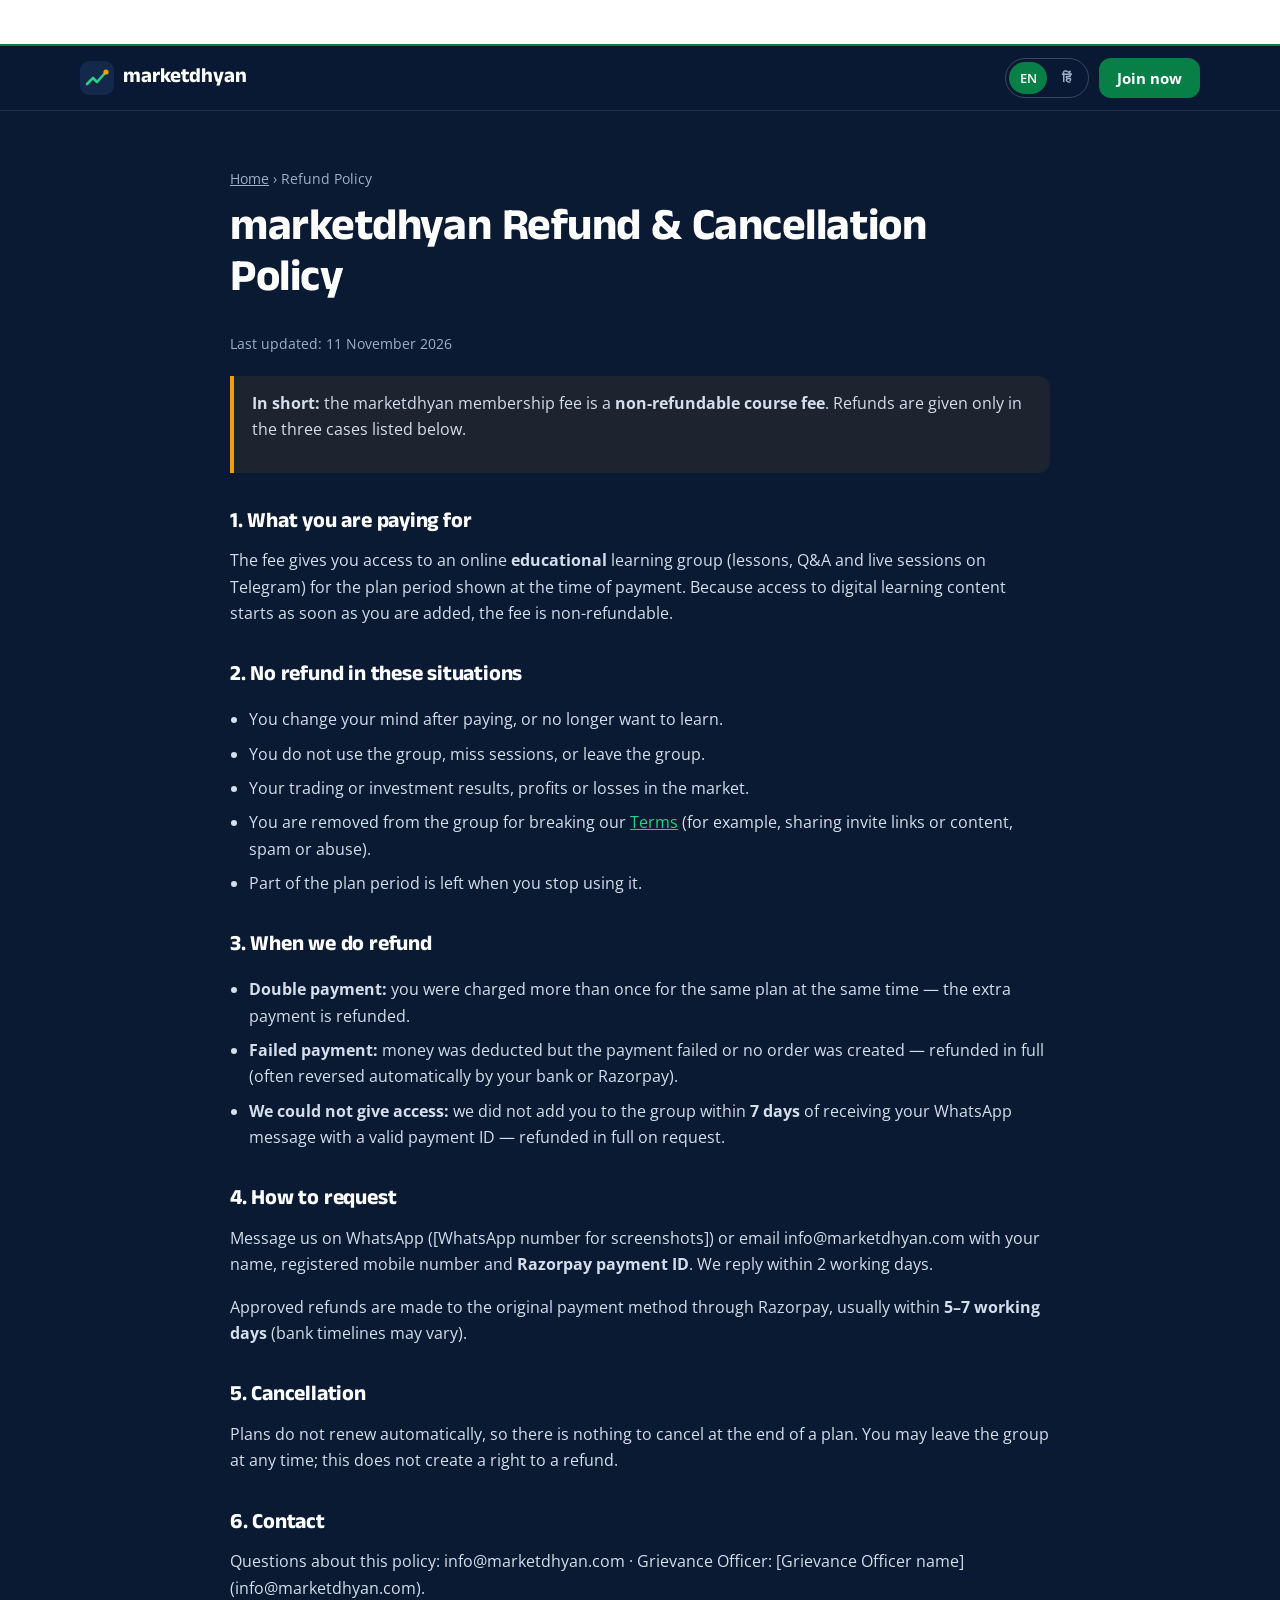
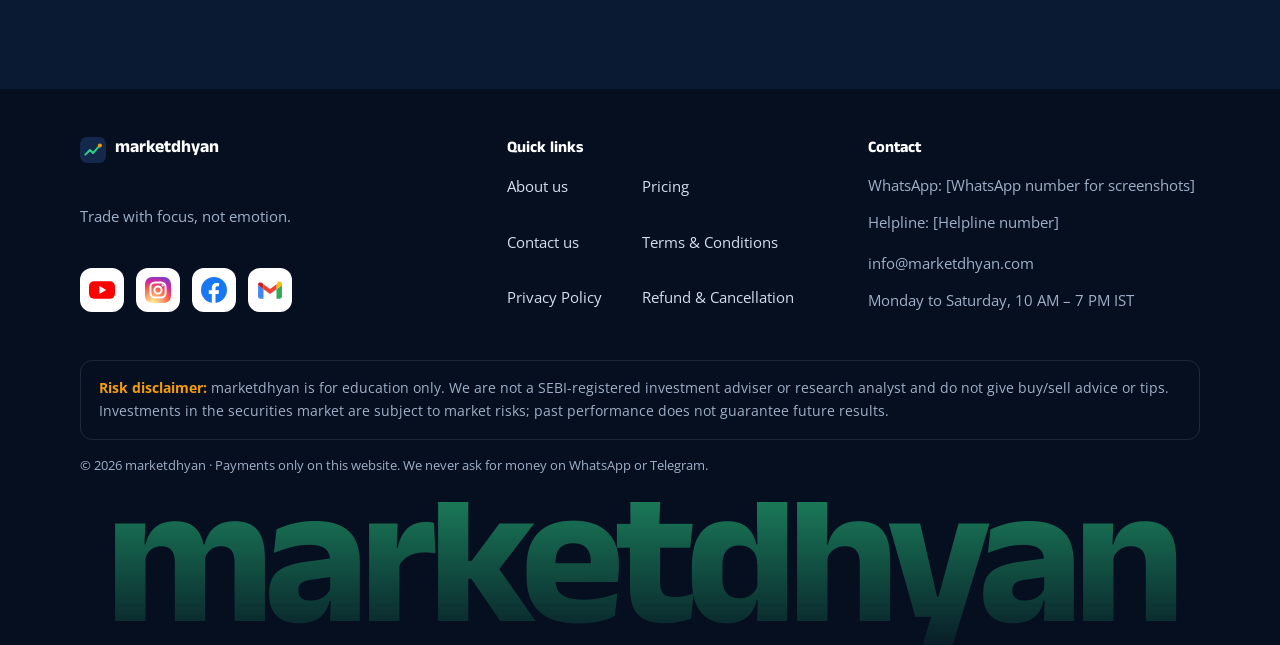
<file: refund-policy.html>
<!DOCTYPE html>
<html lang="en">
<head>
  <meta charset="utf-8">
  <meta name="viewport" content="width=device-width, initial-scale=1">
  <title>Refund & Cancellation Policy | marketdhyan Inner Circle</title>
  <meta name="description" content="marketdhyan refund and cancellation policy for the Inner Circle stock market course: when a refund is given, how to ask for one and when the money arrives.">
  <meta name="keywords" content="marketdhyan, marketdhyan inner circle, Vikas Trivedi, learn stock market, share market course in Hindi, stock market course for beginners, 45 day stock market course, trading course India, learn trading online, stock market classes online, share market learning group, stock market Telegram learning group, risk management in trading, how to read stock charts, Nifty Sensex basics, stock market education India">
  <meta name="author" content="Vikas Trivedi">
  <meta name="robots" content="index, follow">
  <link rel="canonical" href="refund-policy.html">
  <meta name="theme-color" content="#0a1a33">
  <meta property="og:type" content="website">
  <meta property="og:site_name" content="marketdhyan">
  <meta property="og:title" content="Refund & Cancellation Policy | marketdhyan Inner Circle">
  <meta property="og:description" content="marketdhyan refund and cancellation policy for the Inner Circle stock market course: when a refund is given, how to ask for one and when the money arrives.">
  <meta property="og:url" content="refund-policy.html">
  <meta property="og:image" content="assets/img/hero-vikas.webp">
  <meta property="og:image:width" content="1740">
  <meta property="og:image:height" content="1480">
  <meta property="og:image:alt" content="Vikas Trivedi, marketdhyan">
  <meta property="og:locale" content="en_IN">
  <meta name="twitter:card" content="summary_large_image">
  <meta name="twitter:title" content="Refund & Cancellation Policy | marketdhyan Inner Circle">
  <meta name="twitter:description" content="marketdhyan refund and cancellation policy for the Inner Circle stock market course: when a refund is given, how to ask for one and when the money arrives.">
  <meta name="twitter:image" content="assets/img/hero-vikas.webp">
  <meta name="twitter:image:alt" content="Vikas Trivedi, marketdhyan">
  <link rel="icon" href="favicon.ico" sizes="48x48">
  <link rel="icon" href="assets/img/favicon.svg" type="image/svg+xml">
  <link rel="apple-touch-icon" href="assets/img/apple-touch-icon.png">
  <link rel="preload" href="assets/fonts/open-sans-latin-memvYaGs12.woff2" as="font" type="font/woff2" crossorigin>
  <link rel="preload" href="assets/fonts/anek-telugu-latin-LhW2MVrUNv.woff2" as="font" type="font/woff2" crossorigin>
  <link rel="stylesheet" href="assets/fonts8df7.css?v=1794605191">
  <link rel="stylesheet" href="assets/landing8df7.css?v=1794605191">
  <script src="assets/ga8df7.js?v=1794605191" data-id="G-Q1NHL4ENWV" async></script>
  <script type="application/ld+json">
  {"@context":"https://schema.org","@type":"EducationalOrganization","name":"marketdhyan","url":"https://marketdhyan.com","description":"Join marketdhyan Inner Circle: a 45-day Telegram group with Vikas Trivedi to learn the stock market — basics, charts and risk management, in Hindi &amp; English.","founder":{"@type":"Person","name":"Vikas Trivedi"},"areaServed":"IN","sameAs":["https://www.instagram.com/marketdhyan/", "https://www.youtube.com/@marketdhyan", "https://www.facebook.com/people/marketdhyan/61596235712391/"],"knowsAbout":["Stock market education","Risk management","Technical analysis basics"]}
  </script>
</head>
<body class="">
  <a class="skip" href="#main" title="Skip to content">Skip to content</a>
  <div class="ticker" role="region" aria-label="Market prices (delayed, for learning only)">
    <div class="tradingview-widget-container" data-tv="ticker"><div class="tradingview-widget-container__widget"></div></div>
  </div>
  <header class="top">
    <div class="wrap top__in">
      <a class="logo" href="index.html" aria-label="marketdhyan home" title="marketdhyan home"><svg width="34" height="34" viewBox="0 0 34 34" aria-hidden="true"><rect width="34" height="34" rx="9" fill="#13284a"/><path d="M7 23l6-6 4 4 9-10" fill="none" stroke="#2ccf85" stroke-width="2.6" stroke-linecap="round" stroke-linejoin="round"/><circle cx="26" cy="11" r="2.6" fill="#f59e0b"/></svg><span>marketdhyan</span></a>
      <div class="top__right">
        <div class="lang" role="group" aria-label="Language">
          <button type="button" data-set-lang="en" aria-pressed="true">EN</button>
          <button type="button" data-set-lang="hi" aria-pressed="false">हिं</button>
        </div>
        <a class="btn btn--sm" href="index.html#join" data-hi="अभी जुड़ें" title="Join now">Join now</a>
      </div>
    </div>
  </header>
  <main id="main">

    <section class="page">
      <div class="wrap wrap--narrow">
        <nav class="crumbs" aria-label="Breadcrumb"><a href="index.html" data-hi="होम" title="Home">Home</a> <span aria-hidden="true">›</span> <span aria-current="page" data-hi="रिफ़ंड पॉलिसी">Refund Policy</span></nav>
        <h1>marketdhyan Refund &amp; Cancellation Policy</h1>
        <p class="meta">Last updated: 11 November 2026</p>
        <div class="note"><p><strong>In short:</strong> the marketdhyan membership fee is a <strong>non-refundable course fee</strong>. Refunds are given only in the three cases listed below.</p></div>

        <h2>1. What you are paying for</h2>
        <p>The fee gives you access to an online <strong>educational</strong> learning group (lessons, Q&amp;A and live sessions on Telegram) for the plan period shown at the time of payment. Because access to digital learning content starts as soon as you are added, the fee is non-refundable.</p>

        <h2>2. No refund in these situations</h2>
        <ul>
          <li>You change your mind after paying, or no longer want to learn.</li>
          <li>You do not use the group, miss sessions, or leave the group.</li>
          <li>Your trading or investment results, profits or losses in the market.</li>
          <li>You are removed from the group for breaking our <a href="terms.html" title="Terms">Terms</a> (for example, sharing invite links or content, spam or abuse).</li>
          <li>Part of the plan period is left when you stop using it.</li>
        </ul>

        <h2>3. When we do refund</h2>
        <ul>
          <li><strong>Double payment:</strong> you were charged more than once for the same plan at the same time — the extra payment is refunded.</li>
          <li><strong>Failed payment:</strong> money was deducted but the payment failed or no order was created — refunded in full (often reversed automatically by your bank or Razorpay).</li>
          <li><strong>We could not give access:</strong> we did not add you to the group within <strong>7 days</strong> of receiving your WhatsApp message with a valid payment ID — refunded in full on request.</li>
        </ul>

        <h2>4. How to request</h2>
        <p>Message us on WhatsApp ([WhatsApp number for screenshots]) or email info@marketdhyan.com with your name, registered mobile number and <strong>Razorpay payment ID</strong>. We reply within 2 working days.</p>
        <p>Approved refunds are made to the original payment method through Razorpay, usually within <strong>5–7 working days</strong> (bank timelines may vary).</p>

        <h2>5. Cancellation</h2>
        <p>Plans do not renew automatically, so there is nothing to cancel at the end of a plan. You may leave the group at any time; this does not create a right to a refund.</p>

        <h2>6. Contact</h2>
        <p>Questions about this policy: info@marketdhyan.com · Grievance Officer: [Grievance Officer name] (info@marketdhyan.com).</p>
      </div>
    </section>

    <script type="application/ld+json">{"@context": "https://schema.org", "@type": "BreadcrumbList", "itemListElement": [{"@type": "ListItem", "position": 1, "name": "Home", "item": "https://marketdhyan.com/"}, {"@type": "ListItem", "position": 2, "name": "Refund Policy", "item": "https://marketdhyan.com/refund-policy.html"}]}</script>
  </main>
  <footer class="foot">
    <div class="wrap">
      <div class="foot__grid">
        <div>
          <a class="logo" href="index.html" title="marketdhyan"><svg width="34" height="34" viewBox="0 0 34 34" aria-hidden="true"><rect width="34" height="34" rx="9" fill="#13284a"/><path d="M7 23l6-6 4 4 9-10" fill="none" stroke="#2ccf85" stroke-width="2.6" stroke-linecap="round" stroke-linejoin="round"/><circle cx="26" cy="11" r="2.6" fill="#f59e0b"/></svg><span>marketdhyan</span></a>
          <p class="foot__tag" data-hi="भावना से नहीं, ध्यान से ट्रेड करना सीखें।">Trade with focus, not emotion.</p>
          <div class="socs"><a class="soc soc--youtube" href="https://www.youtube.com/@marketdhyan" target="_blank" rel="noopener" aria-label="YouTube" title="YouTube"><svg viewBox="0 0 24 24" width="24" height="24" aria-hidden="true"><rect x="0" y="4" width="24" height="16" rx="4.5" fill="#FF0000"/><path d="M9.6 8.4v7.2l6.3-3.6z" fill="#fff"/></svg></a><a class="soc soc--instagram" href="https://www.instagram.com/marketdhyan/" target="_blank" rel="noopener" aria-label="Instagram" title="Instagram"><svg viewBox="0 0 24 24" width="24" height="24" aria-hidden="true"><defs><radialGradient id="igg" cx="30%" cy="107%" r="150%"><stop offset="0" stop-color="#fdf497"/><stop offset=".05" stop-color="#fdf497"/><stop offset=".45" stop-color="#fd5949"/><stop offset=".6" stop-color="#d6249f"/><stop offset=".9" stop-color="#285AEB"/></radialGradient></defs><rect width="24" height="24" rx="6.5" fill="url(#igg)"/><rect x="5" y="5" width="14" height="14" rx="4.2" fill="none" stroke="#fff" stroke-width="1.8"/><circle cx="12" cy="12" r="3.3" fill="none" stroke="#fff" stroke-width="1.8"/><circle cx="16.3" cy="7.7" r="1.05" fill="#fff"/></svg></a><a class="soc soc--facebook" href="https://www.facebook.com/people/marketdhyan/61596235712391/" target="_blank" rel="noopener" aria-label="Facebook" title="Facebook"><svg viewBox="0 0 24 24" width="24" height="24" aria-hidden="true"><circle cx="12" cy="12" r="12" fill="#1877F2"/><path d="M13.4 24v-8.4h2.8l.4-3.3h-3.2v-2.1c0-.9.3-1.6 1.6-1.6h1.7V5.7c-.3 0-1.3-.1-2.5-.1-2.5 0-4.2 1.5-4.2 4.3v2.4H7.2v3.3H10V24z" fill="#fff"/></svg></a><a class="soc soc--gmail" href="mailto:info@marketdhyan.com" aria-label="Email us" title="Email us"><svg viewBox="0 0 24 24" width="24" height="24" aria-hidden="true"><rect x="1" y="4" width="22" height="16" rx="2.5" fill="#fff"/><path d="M1 7.5V18a2 2 0 0 0 2 2h3V11.2z" fill="#4285F4"/><path d="M23 7.5V18a2 2 0 0 1-2 2h-3v-8.8z" fill="#34A853"/><path d="M18 6.6v4.6L23 7.5V6.3c0-1.9-2.1-2.9-3.6-1.8z" fill="#FBBC04"/><path d="M6 11.2V6.6l6 4.5 6-4.5v4.6l-6 4.5z" fill="#EA4335"/><path d="M1 6.3v1.2l5 3.7V6.6L4.6 5.5C3.1 4.4 1 5.4 1 6.3z" fill="#C5221F"/></svg></a></div>
        </div>
        <nav class="foot__nav" aria-label="Policies">
          <p class="foot__h" data-hi="ज़रूरी लिंक">Quick links</p>
          <div class="foot__links">
          <a href="about.html" title="About us">About us</a>
          <a href="pricing.html" title="Pricing">Pricing</a>
          <a href="contact.html" title="Contact us">Contact us</a>
          <a href="terms.html" title="Terms &amp; Conditions">Terms &amp; Conditions</a>
          <a href="privacy.html" title="Privacy Policy">Privacy Policy</a>
          <a href="refund-policy.html" title="Refund &amp; Cancellation">Refund &amp; Cancellation</a>
          </div>
        </nav>
        <div class="foot__contact">
          <p class="foot__h" data-hi="संपर्क">Contact</p>
          <p>WhatsApp: [WhatsApp number for screenshots]</p>
          <p><a href="contact.html" data-wa="help" target="_blank" rel="noopener" title="Helpline: [Helpline number]"><span data-hi="हेल्पलाइन:">Helpline:</span> [Helpline number]</a></p>
          <p><a href="contact.html" data-mail title="info@marketdhyan.com">info@marketdhyan.com</a></p>
          <p>Monday to Saturday, 10 AM – 7 PM IST</p>
        </div>
      </div>
      <p class="foot__risk"><strong data-hi="जोखिम चेतावनी:">Risk disclaimer:</strong> <span data-hi="marketdhyan केवल शिक्षा के लिए है। हम SEBI में पंजीकृत निवेश सलाहकार या रिसर्च एनालिस्ट नहीं हैं और कोई खरीद/बिक्री सलाह या टिप्स नहीं देते। शेयर बाज़ार में निवेश जोखिम के अधीन है; पिछले नतीजे भविष्य की गारंटी नहीं हैं।">marketdhyan is for education only. We are not a SEBI-registered investment adviser or research analyst and do not give buy/sell advice or tips. Investments in the securities market are subject to market risks; past performance does not guarantee future results.</span></p>
      <p class="foot__copy">© 2026 marketdhyan · <span data-hi="पेमेंट सिर्फ़ इसी वेबसाइट पर। हम व्हाट्सऐप या टेलीग्राम पर कभी पैसे नहीं माँगते।">Payments only on this website. We never ask for money on WhatsApp or Telegram.</span></p>
    </div>
    <p class="foot__mark" aria-hidden="true">marketdhyan</p>
  </footer>
  <script src="assets/plans8df7.js?v=1794605191"></script>
  <script src="assets/landing8df7.js?v=1794605191"></script>
</body>
</html>
</file>
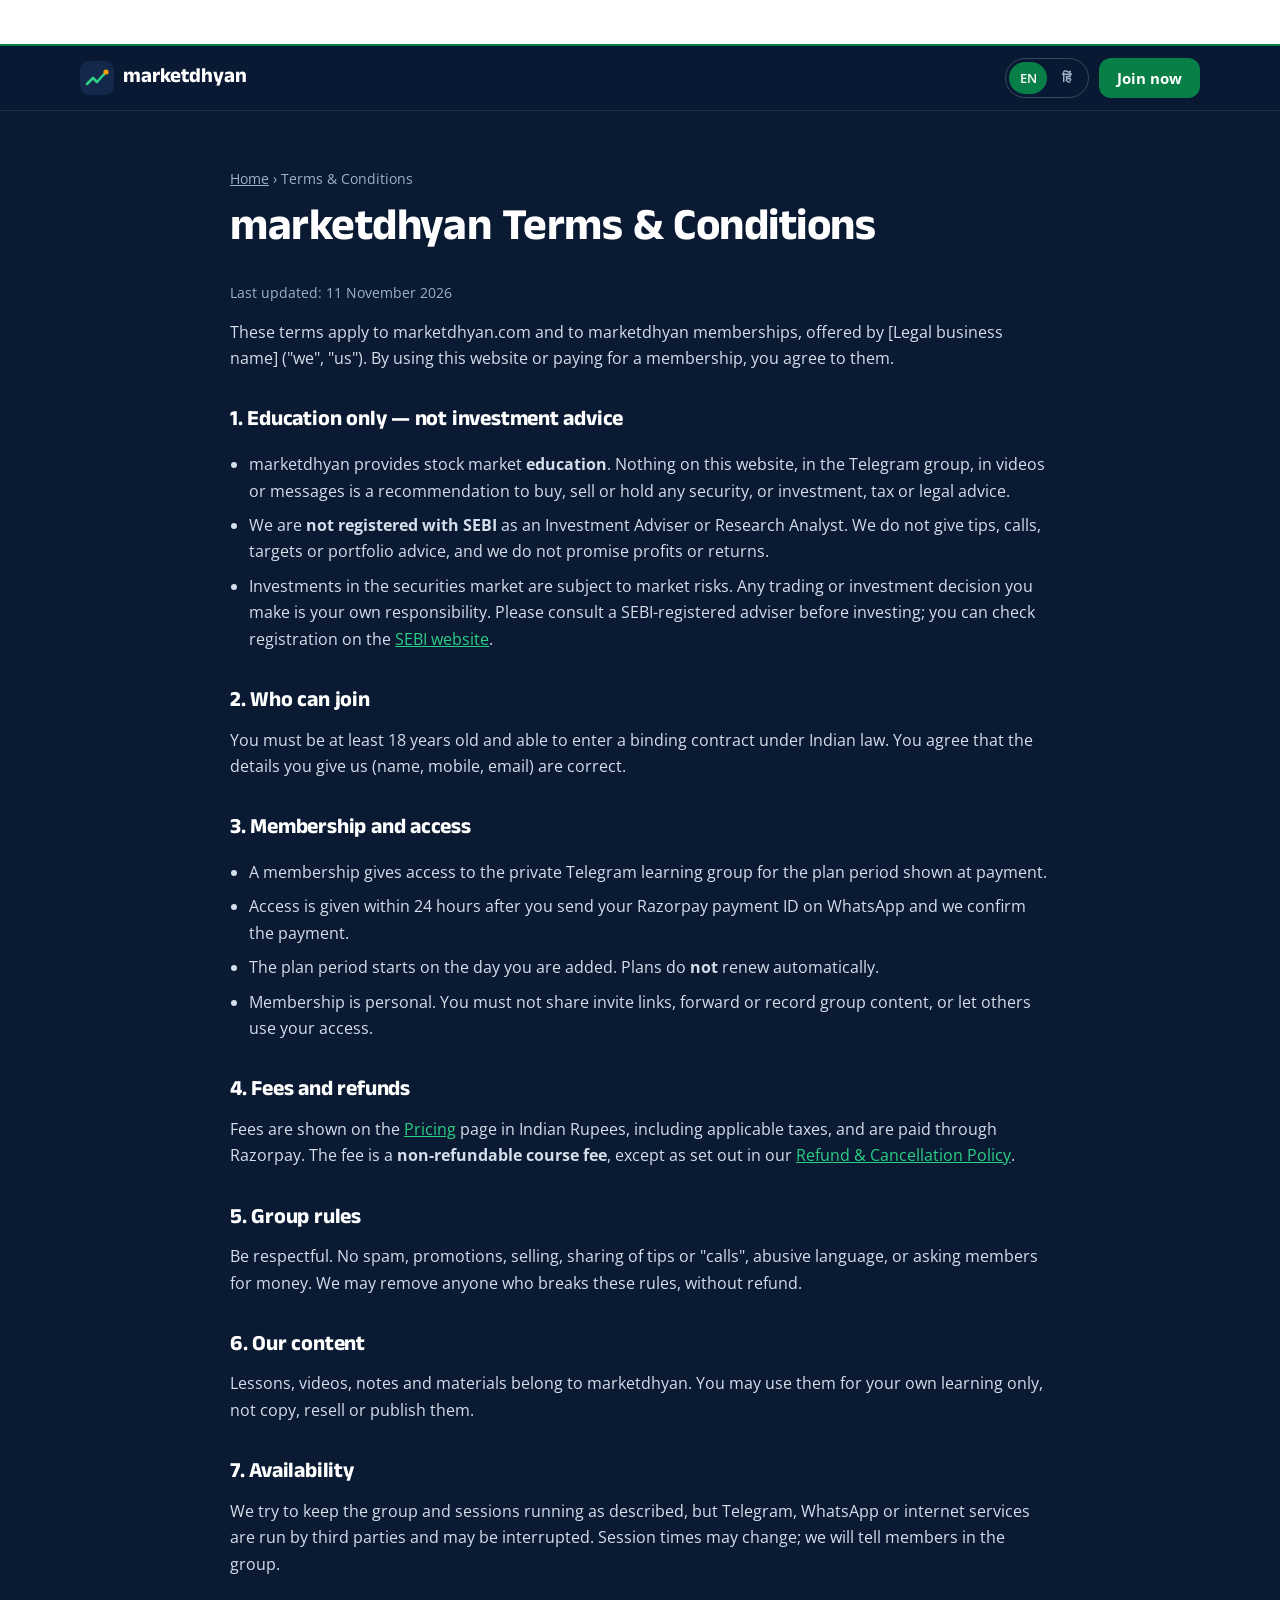
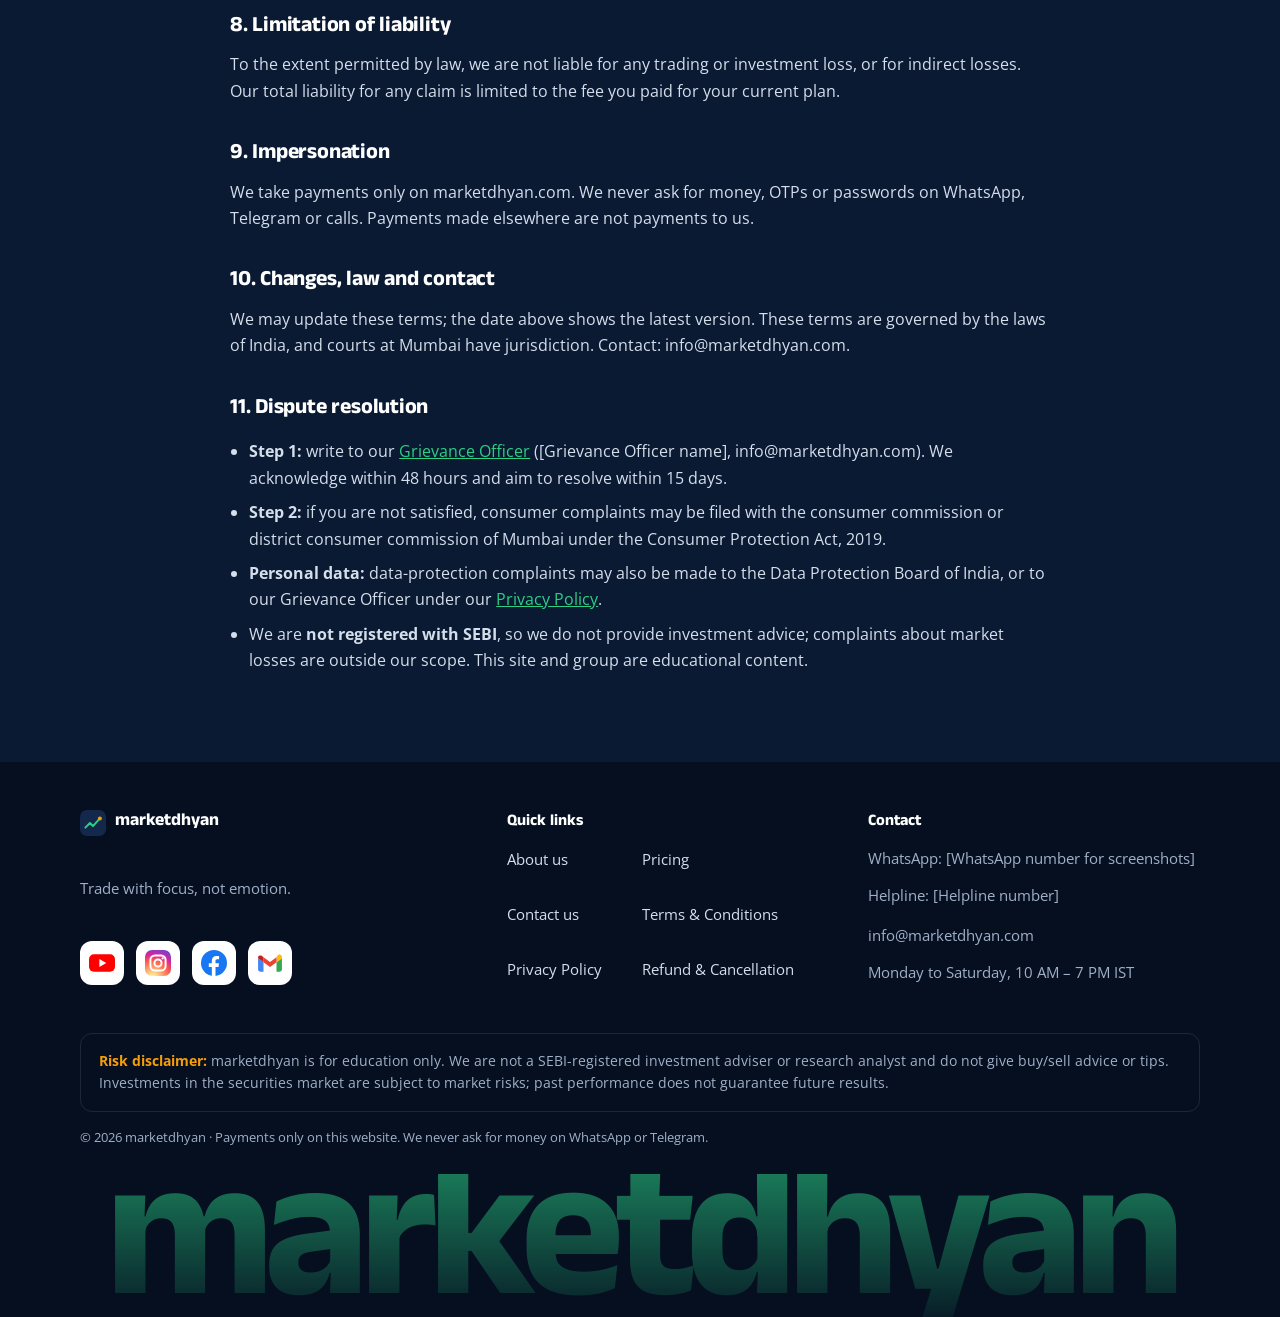
<file: terms.html>
<!DOCTYPE html>
<html lang="en">
<head>
  <meta charset="utf-8">
  <meta name="viewport" content="width=device-width, initial-scale=1">
  <title>Terms & Conditions | marketdhyan Stock Market Course India</title>
  <meta name="description" content="Terms and conditions for joining the marketdhyan Inner Circle stock market course: education only, payment, group rules, access period and your duties.">
  <meta name="keywords" content="marketdhyan, marketdhyan inner circle, Vikas Trivedi, learn stock market, share market course in Hindi, stock market course for beginners, 45 day stock market course, trading course India, learn trading online, stock market classes online, share market learning group, stock market Telegram learning group, risk management in trading, how to read stock charts, Nifty Sensex basics, stock market education India">
  <meta name="author" content="Vikas Trivedi">
  <meta name="robots" content="index, follow">
  <link rel="canonical" href="terms.html">
  <meta name="theme-color" content="#0a1a33">
  <meta property="og:type" content="website">
  <meta property="og:site_name" content="marketdhyan">
  <meta property="og:title" content="Terms & Conditions | marketdhyan Stock Market Course India">
  <meta property="og:description" content="Terms and conditions for joining the marketdhyan Inner Circle stock market course: education only, payment, group rules, access period and your duties.">
  <meta property="og:url" content="terms.html">
  <meta property="og:image" content="assets/img/hero-vikas.webp">
  <meta property="og:image:width" content="1740">
  <meta property="og:image:height" content="1480">
  <meta property="og:image:alt" content="Vikas Trivedi, marketdhyan">
  <meta property="og:locale" content="en_IN">
  <meta name="twitter:card" content="summary_large_image">
  <meta name="twitter:title" content="Terms & Conditions | marketdhyan Stock Market Course India">
  <meta name="twitter:description" content="Terms and conditions for joining the marketdhyan Inner Circle stock market course: education only, payment, group rules, access period and your duties.">
  <meta name="twitter:image" content="assets/img/hero-vikas.webp">
  <meta name="twitter:image:alt" content="Vikas Trivedi, marketdhyan">
  <link rel="icon" href="favicon.ico" sizes="48x48">
  <link rel="icon" href="assets/img/favicon.svg" type="image/svg+xml">
  <link rel="apple-touch-icon" href="assets/img/apple-touch-icon.png">
  <link rel="preload" href="assets/fonts/open-sans-latin-memvYaGs12.woff2" as="font" type="font/woff2" crossorigin>
  <link rel="preload" href="assets/fonts/anek-telugu-latin-LhW2MVrUNv.woff2" as="font" type="font/woff2" crossorigin>
  <link rel="stylesheet" href="assets/fonts8df7.css?v=1794605191">
  <link rel="stylesheet" href="assets/landing8df7.css?v=1794605191">
  <script src="assets/ga8df7.js?v=1794605191" data-id="G-Q1NHL4ENWV" async></script>
  <script type="application/ld+json">
  {"@context":"https://schema.org","@type":"EducationalOrganization","name":"marketdhyan","url":"https://marketdhyan.com","description":"Join marketdhyan Inner Circle: a 45-day Telegram group with Vikas Trivedi to learn the stock market — basics, charts and risk management, in Hindi &amp; English.","founder":{"@type":"Person","name":"Vikas Trivedi"},"areaServed":"IN","sameAs":["https://www.instagram.com/marketdhyan/", "https://www.youtube.com/@marketdhyan", "https://www.facebook.com/people/marketdhyan/61596235712391/"],"knowsAbout":["Stock market education","Risk management","Technical analysis basics"]}
  </script>
</head>
<body class="">
  <a class="skip" href="#main" title="Skip to content">Skip to content</a>
  <div class="ticker" role="region" aria-label="Market prices (delayed, for learning only)">
    <div class="tradingview-widget-container" data-tv="ticker"><div class="tradingview-widget-container__widget"></div></div>
  </div>
  <header class="top">
    <div class="wrap top__in">
      <a class="logo" href="index.html" aria-label="marketdhyan home" title="marketdhyan home"><svg width="34" height="34" viewBox="0 0 34 34" aria-hidden="true"><rect width="34" height="34" rx="9" fill="#13284a"/><path d="M7 23l6-6 4 4 9-10" fill="none" stroke="#2ccf85" stroke-width="2.6" stroke-linecap="round" stroke-linejoin="round"/><circle cx="26" cy="11" r="2.6" fill="#f59e0b"/></svg><span>marketdhyan</span></a>
      <div class="top__right">
        <div class="lang" role="group" aria-label="Language">
          <button type="button" data-set-lang="en" aria-pressed="true">EN</button>
          <button type="button" data-set-lang="hi" aria-pressed="false">हिं</button>
        </div>
        <a class="btn btn--sm" href="index.html#join" data-hi="अभी जुड़ें" title="Join now">Join now</a>
      </div>
    </div>
  </header>
  <main id="main">

    <section class="page">
      <div class="wrap wrap--narrow">
        <nav class="crumbs" aria-label="Breadcrumb"><a href="index.html" data-hi="होम" title="Home">Home</a> <span aria-hidden="true">›</span> <span aria-current="page" data-hi="नियम और शर्तें">Terms &amp; Conditions</span></nav>
        <h1>marketdhyan Terms &amp; Conditions</h1>
        <p class="meta">Last updated: 11 November 2026</p>
        <p>These terms apply to marketdhyan.com and to marketdhyan memberships, offered by [Legal business name] ("we", "us"). By using this website or paying for a membership, you agree to them.</p>

        <h2>1. Education only — not investment advice</h2>
        <ul>
          <li>marketdhyan provides stock market <strong>education</strong>. Nothing on this website, in the Telegram group, in videos or messages is a recommendation to buy, sell or hold any security, or investment, tax or legal advice.</li>
          <li>We are <strong>not registered with SEBI</strong> as an Investment Adviser or Research Analyst. We do not give tips, calls, targets or portfolio advice, and we do not promise profits or returns.</li>
          <li>Investments in the securities market are subject to market risks. Any trading or investment decision you make is your own responsibility. Please consult a SEBI-registered adviser before investing; you can check registration on the <a href="https://www.sebi.gov.in/intermediaries.html" target="_blank" rel="noopener" title="SEBI website">SEBI website</a>.</li>
        </ul>

        <h2>2. Who can join</h2>
        <p>You must be at least 18 years old and able to enter a binding contract under Indian law. You agree that the details you give us (name, mobile, email) are correct.</p>

        <h2>3. Membership and access</h2>
        <ul>
          <li>A membership gives access to the private Telegram learning group for the plan period shown at payment.</li>
          <li>Access is given within 24 hours after you send your Razorpay payment ID on WhatsApp and we confirm the payment.</li>
          <li>The plan period starts on the day you are added. Plans do <strong>not</strong> renew automatically.</li>
          <li>Membership is personal. You must not share invite links, forward or record group content, or let others use your access.</li>
        </ul>

        <h2>4. Fees and refunds</h2>
        <p>Fees are shown on the <a href="pricing.html" title="Pricing">Pricing</a> page in Indian Rupees, including applicable taxes, and are paid through Razorpay. The fee is a <strong>non-refundable course fee</strong>, except as set out in our <a href="refund-policy.html" title="Refund &amp; Cancellation Policy">Refund &amp; Cancellation Policy</a>.</p>

        <h2>5. Group rules</h2>
        <p>Be respectful. No spam, promotions, selling, sharing of tips or "calls", abusive language, or asking members for money. We may remove anyone who breaks these rules, without refund.</p>

        <h2>6. Our content</h2>
        <p>Lessons, videos, notes and materials belong to marketdhyan. You may use them for your own learning only, not copy, resell or publish them.</p>

        <h2>7. Availability</h2>
        <p>We try to keep the group and sessions running as described, but Telegram, WhatsApp or internet services are run by third parties and may be interrupted. Session times may change; we will tell members in the group.</p>

        <h2>8. Limitation of liability</h2>
        <p>To the extent permitted by law, we are not liable for any trading or investment loss, or for indirect losses. Our total liability for any claim is limited to the fee you paid for your current plan.</p>

        <h2>9. Impersonation</h2>
        <p>We take payments only on marketdhyan.com. We never ask for money, OTPs or passwords on WhatsApp, Telegram or calls. Payments made elsewhere are not payments to us.</p>

        <h2>10. Changes, law and contact</h2>
        <p>We may update these terms; the date above shows the latest version. These terms are governed by the laws of India, and courts at Mumbai have jurisdiction. Contact: info@marketdhyan.com.</p>

        <h2>11. Dispute resolution</h2>
        <ul>
          <li><strong>Step 1:</strong> write to our <a href="contact.html" title="Grievance Officer">Grievance Officer</a> ([Grievance Officer name], info@marketdhyan.com). We acknowledge within 48 hours and aim to resolve within 15 days.</li>
          <li><strong>Step 2:</strong> if you are not satisfied, consumer complaints may be filed with the consumer commission or district consumer commission of Mumbai under the Consumer Protection Act, 2019.</li>
          <li><strong>Personal data:</strong> data-protection complaints may also be made to the Data Protection Board of India, or to our Grievance Officer under our <a href="privacy.html" title="Privacy Policy">Privacy Policy</a>.</li>
          <li>We are <strong>not registered with SEBI</strong>, so we do not provide investment advice; complaints about market losses are outside our scope. This site and group are educational content.</li>
        </ul>
      </div>
    </section>

    <script type="application/ld+json">{"@context": "https://schema.org", "@type": "BreadcrumbList", "itemListElement": [{"@type": "ListItem", "position": 1, "name": "Home", "item": "https://marketdhyan.com/"}, {"@type": "ListItem", "position": 2, "name": "Terms & Conditions", "item": "https://marketdhyan.com/terms.html"}]}</script>
  </main>
  <footer class="foot">
    <div class="wrap">
      <div class="foot__grid">
        <div>
          <a class="logo" href="index.html" title="marketdhyan"><svg width="34" height="34" viewBox="0 0 34 34" aria-hidden="true"><rect width="34" height="34" rx="9" fill="#13284a"/><path d="M7 23l6-6 4 4 9-10" fill="none" stroke="#2ccf85" stroke-width="2.6" stroke-linecap="round" stroke-linejoin="round"/><circle cx="26" cy="11" r="2.6" fill="#f59e0b"/></svg><span>marketdhyan</span></a>
          <p class="foot__tag" data-hi="भावना से नहीं, ध्यान से ट्रेड करना सीखें।">Trade with focus, not emotion.</p>
          <div class="socs"><a class="soc soc--youtube" href="https://www.youtube.com/@marketdhyan" target="_blank" rel="noopener" aria-label="YouTube" title="YouTube"><svg viewBox="0 0 24 24" width="24" height="24" aria-hidden="true"><rect x="0" y="4" width="24" height="16" rx="4.5" fill="#FF0000"/><path d="M9.6 8.4v7.2l6.3-3.6z" fill="#fff"/></svg></a><a class="soc soc--instagram" href="https://www.instagram.com/marketdhyan/" target="_blank" rel="noopener" aria-label="Instagram" title="Instagram"><svg viewBox="0 0 24 24" width="24" height="24" aria-hidden="true"><defs><radialGradient id="igg" cx="30%" cy="107%" r="150%"><stop offset="0" stop-color="#fdf497"/><stop offset=".05" stop-color="#fdf497"/><stop offset=".45" stop-color="#fd5949"/><stop offset=".6" stop-color="#d6249f"/><stop offset=".9" stop-color="#285AEB"/></radialGradient></defs><rect width="24" height="24" rx="6.5" fill="url(#igg)"/><rect x="5" y="5" width="14" height="14" rx="4.2" fill="none" stroke="#fff" stroke-width="1.8"/><circle cx="12" cy="12" r="3.3" fill="none" stroke="#fff" stroke-width="1.8"/><circle cx="16.3" cy="7.7" r="1.05" fill="#fff"/></svg></a><a class="soc soc--facebook" href="https://www.facebook.com/people/marketdhyan/61596235712391/" target="_blank" rel="noopener" aria-label="Facebook" title="Facebook"><svg viewBox="0 0 24 24" width="24" height="24" aria-hidden="true"><circle cx="12" cy="12" r="12" fill="#1877F2"/><path d="M13.4 24v-8.4h2.8l.4-3.3h-3.2v-2.1c0-.9.3-1.6 1.6-1.6h1.7V5.7c-.3 0-1.3-.1-2.5-.1-2.5 0-4.2 1.5-4.2 4.3v2.4H7.2v3.3H10V24z" fill="#fff"/></svg></a><a class="soc soc--gmail" href="mailto:info@marketdhyan.com" aria-label="Email us" title="Email us"><svg viewBox="0 0 24 24" width="24" height="24" aria-hidden="true"><rect x="1" y="4" width="22" height="16" rx="2.5" fill="#fff"/><path d="M1 7.5V18a2 2 0 0 0 2 2h3V11.2z" fill="#4285F4"/><path d="M23 7.5V18a2 2 0 0 1-2 2h-3v-8.8z" fill="#34A853"/><path d="M18 6.6v4.6L23 7.5V6.3c0-1.9-2.1-2.9-3.6-1.8z" fill="#FBBC04"/><path d="M6 11.2V6.6l6 4.5 6-4.5v4.6l-6 4.5z" fill="#EA4335"/><path d="M1 6.3v1.2l5 3.7V6.6L4.6 5.5C3.1 4.4 1 5.4 1 6.3z" fill="#C5221F"/></svg></a></div>
        </div>
        <nav class="foot__nav" aria-label="Policies">
          <p class="foot__h" data-hi="ज़रूरी लिंक">Quick links</p>
          <div class="foot__links">
          <a href="about.html" title="About us">About us</a>
          <a href="pricing.html" title="Pricing">Pricing</a>
          <a href="contact.html" title="Contact us">Contact us</a>
          <a href="terms.html" title="Terms &amp; Conditions">Terms &amp; Conditions</a>
          <a href="privacy.html" title="Privacy Policy">Privacy Policy</a>
          <a href="refund-policy.html" title="Refund &amp; Cancellation">Refund &amp; Cancellation</a>
          </div>
        </nav>
        <div class="foot__contact">
          <p class="foot__h" data-hi="संपर्क">Contact</p>
          <p>WhatsApp: [WhatsApp number for screenshots]</p>
          <p><a href="contact.html" data-wa="help" target="_blank" rel="noopener" title="Helpline: [Helpline number]"><span data-hi="हेल्पलाइन:">Helpline:</span> [Helpline number]</a></p>
          <p><a href="contact.html" data-mail title="info@marketdhyan.com">info@marketdhyan.com</a></p>
          <p>Monday to Saturday, 10 AM – 7 PM IST</p>
        </div>
      </div>
      <p class="foot__risk"><strong data-hi="जोखिम चेतावनी:">Risk disclaimer:</strong> <span data-hi="marketdhyan केवल शिक्षा के लिए है। हम SEBI में पंजीकृत निवेश सलाहकार या रिसर्च एनालिस्ट नहीं हैं और कोई खरीद/बिक्री सलाह या टिप्स नहीं देते। शेयर बाज़ार में निवेश जोखिम के अधीन है; पिछले नतीजे भविष्य की गारंटी नहीं हैं।">marketdhyan is for education only. We are not a SEBI-registered investment adviser or research analyst and do not give buy/sell advice or tips. Investments in the securities market are subject to market risks; past performance does not guarantee future results.</span></p>
      <p class="foot__copy">© 2026 marketdhyan · <span data-hi="पेमेंट सिर्फ़ इसी वेबसाइट पर। हम व्हाट्सऐप या टेलीग्राम पर कभी पैसे नहीं माँगते।">Payments only on this website. We never ask for money on WhatsApp or Telegram.</span></p>
    </div>
    <p class="foot__mark" aria-hidden="true">marketdhyan</p>
  </footer>
  <script src="assets/plans8df7.js?v=1794605191"></script>
  <script src="assets/landing8df7.js?v=1794605191"></script>
</body>
</html>
</file>
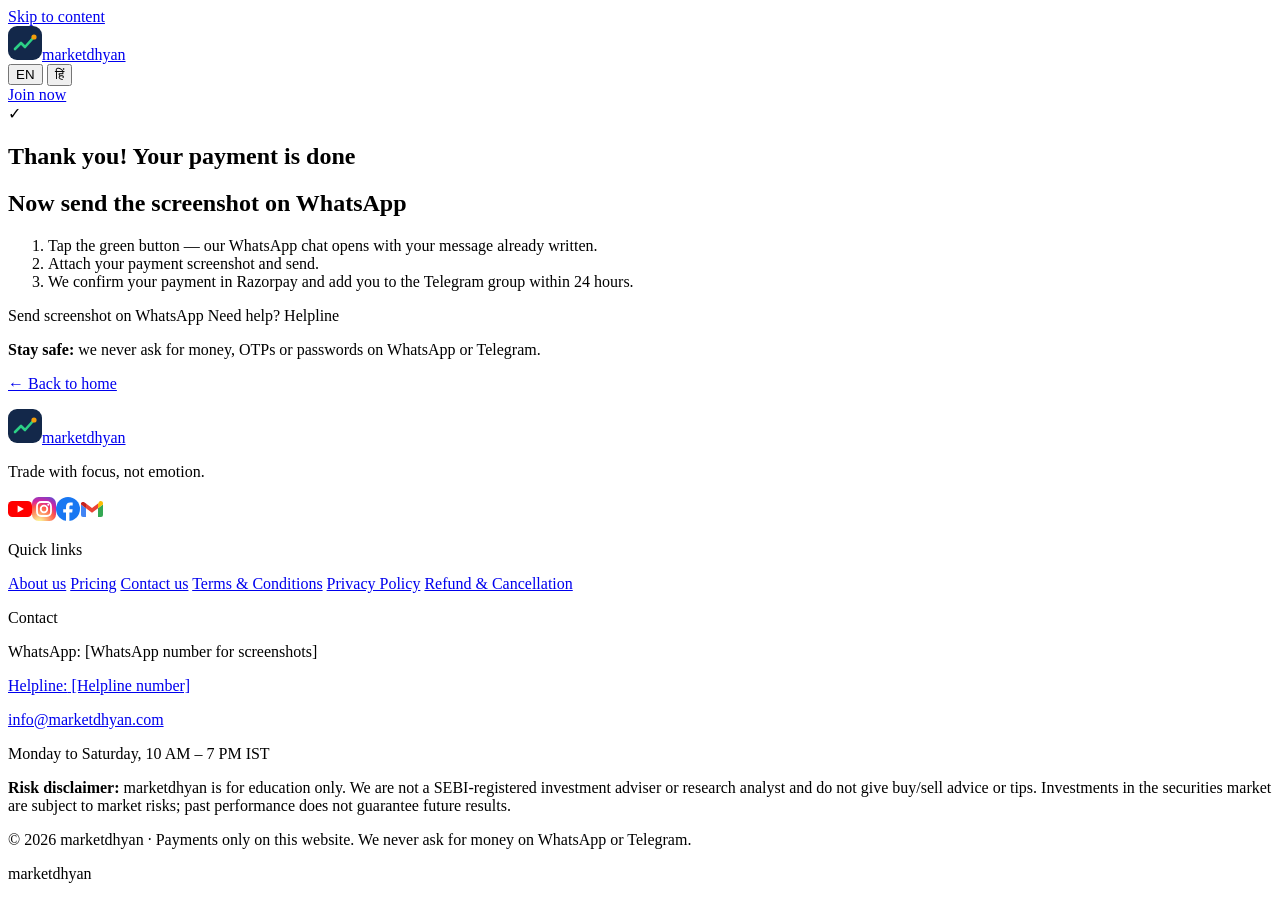
<file: thank-you.html>
<!DOCTYPE html>
<html lang="en">
<head>
  <meta charset="utf-8">
  <meta name="viewport" content="width=device-width, initial-scale=1">
  <title>Payment received | marketdhyan</title>
  <meta name="description" content="Your marketdhyan payment was received. Send your payment screenshot on WhatsApp to join the Inner Circle Telegram group.">
  <meta name="keywords" content="marketdhyan, marketdhyan inner circle, Vikas Trivedi, learn stock market, share market course in Hindi, stock market course for beginners, 45 day stock market course, trading course India, learn trading online, stock market classes online, share market learning group, stock market Telegram learning group, risk management in trading, how to read stock charts, Nifty Sensex basics, stock market education India">
  <meta name="author" content="Vikas Trivedi">
  <meta name="robots" content="noindex, nofollow">
  <link rel="canonical" href="https://marketdhyan.com/thank-you.html">
  <meta name="theme-color" content="#0a1a33">
  <meta property="og:type" content="website">
  <meta property="og:site_name" content="marketdhyan">
  <meta property="og:title" content="Payment received | marketdhyan">
  <meta property="og:description" content="Your marketdhyan payment was received. Send your payment screenshot on WhatsApp to join the Inner Circle Telegram group.">
  <meta property="og:url" content="https://marketdhyan.com/thank-you.html">
  <meta property="og:image" content="https://marketdhyan.com/assets/img/hero-vikas.webp">
  <meta property="og:image:width" content="1740">
  <meta property="og:image:height" content="1480">
  <meta property="og:image:alt" content="Vikas Trivedi, marketdhyan">
  <meta property="og:locale" content="en_IN">
  <meta name="twitter:card" content="summary_large_image">
  <meta name="twitter:title" content="Payment received | marketdhyan">
  <meta name="twitter:description" content="Your marketdhyan payment was received. Send your payment screenshot on WhatsApp to join the Inner Circle Telegram group.">
  <meta name="twitter:image" content="https://marketdhyan.com/assets/img/hero-vikas.webp">
  <meta name="twitter:image:alt" content="Vikas Trivedi, marketdhyan">
  <link rel="icon" href="https://marketdhyan.com/favicon.ico" sizes="48x48">
  <link rel="icon" href="https://marketdhyan.com/assets/img/favicon.svg" type="image/svg+xml">
  <link rel="apple-touch-icon" href="https://marketdhyan.com/assets/img/apple-touch-icon.png">
  <link rel="preload" href="https://marketdhyan.com/assets/fonts/open-sans-latin-memvYaGs12.woff2" as="font" type="font/woff2" crossorigin>
  <link rel="preload" href="https://marketdhyan.com/assets/fonts/anek-telugu-latin-LhW2MVrUNv.woff2" as="font" type="font/woff2" crossorigin>
  <link rel="stylesheet" href="https://marketdhyan.com/assets/fonts.css?v=1794605191">
  <link rel="stylesheet" href="https://marketdhyan.com/assets/landing.css?v=1794605191">
  <script src="https://marketdhyan.com/assets/ga.js?v=1794605191" data-id="G-Q1NHL4ENWV" async></script>
  <script type="application/ld+json">
  {"@context":"https://schema.org","@type":"EducationalOrganization","name":"marketdhyan","url":"https://marketdhyan.com","description":"Join marketdhyan Inner Circle: a 45-day Telegram group with Vikas Trivedi to learn the stock market — basics, charts and risk management, in Hindi &amp; English.","founder":{"@type":"Person","name":"Vikas Trivedi"},"areaServed":"IN","sameAs":["https://www.instagram.com/marketdhyan/", "https://www.youtube.com/@marketdhyan", "https://www.facebook.com/people/marketdhyan/61596235712391/"],"knowsAbout":["Stock market education","Risk management","Technical analysis basics"]}
  </script>
</head>
<body class="">
  <a class="skip" href="#main" title="Skip to content">Skip to content</a>
  <div class="ticker" role="region" aria-label="Market prices (delayed, for learning only)">
    <div class="tradingview-widget-container" data-tv="ticker"><div class="tradingview-widget-container__widget"></div></div>
  </div>
  <header class="top">
    <div class="wrap top__in">
      <a class="logo" href="https://marketdhyan.com/" aria-label="marketdhyan home" title="marketdhyan home"><svg width="34" height="34" viewBox="0 0 34 34" aria-hidden="true"><rect width="34" height="34" rx="9" fill="#13284a"/><path d="M7 23l6-6 4 4 9-10" fill="none" stroke="#2ccf85" stroke-width="2.6" stroke-linecap="round" stroke-linejoin="round"/><circle cx="26" cy="11" r="2.6" fill="#f59e0b"/></svg><span>marketdhyan</span></a>
      <div class="top__right">
        <div class="lang" role="group" aria-label="Language">
          <button type="button" data-set-lang="en" aria-pressed="true">EN</button>
          <button type="button" data-set-lang="hi" aria-pressed="false">हिं</button>
        </div>
        <a class="btn btn--sm" href="https://marketdhyan.com/#join" data-hi="अभी जुड़ें" title="Join now">Join now</a>
      </div>
    </div>
  </header>
  <main id="main">

    <section class="page" id="thanks">
      <div class="wrap wrap--narrow">
        <div class="ok-ico" aria-hidden="true">✓</div>
        <h1 data-hi="धन्यवाद! आपका पेमेंट हो गया">Thank you! Your payment is done</h1>

        <div id="tkHas" hidden>
          <p><span data-hi="आपकी पेमेंट ID:">Your payment ID:</span> <span class="pid" id="tkPid"></span></p>
        </div>
        <div id="tkNo" hidden class="note">
          <p data-hi="पेमेंट ID यहाँ नहीं दिख रही — अपने ईमेल में Razorpay की रसीद देखें।">We can't show your payment ID here — please check the Razorpay receipt in your email.</p>
        </div>

        <div class="box">
          <h2 data-hi="अब स्क्रीनशॉट व्हाट्सऐप पर भेजें">Now send the screenshot on WhatsApp</h2>
          <ol class="mini">
            <li data-hi="नीचे का हरा बटन दबाएँ — हमारी व्हाट्सऐप चैट खुल जाएगी, मैसेज पहले से लिखा होगा।">Tap the green button — our WhatsApp chat opens with your message already written.</li>
            <li data-hi="अपने पेमेंट का स्क्रीनशॉट लगाएँ और भेजें।">Attach your payment screenshot and send.</li>
            <li data-hi="हम Razorpay में आपका पेमेंट जाँचकर 24 घंटे के अंदर आपको टेलीग्राम ग्रुप से जोड़ देंगे।">We confirm your payment in Razorpay and add you to the Telegram group within 24 hours.</li>
          </ol>
          <a class="btn btn--lg btn--block btn--wa" id="tkWa" target="_blank" rel="noopener" data-hi="स्क्रीनशॉट व्हाट्सऐप पर भेजें" title="Send screenshot on WhatsApp">Send screenshot on WhatsApp</a>
          <a class="btn btn--block btn--help" id="tkHelp" target="_blank" rel="noopener" style="margin-top:10px" data-hi="मदद चाहिए? हेल्पलाइन" title="Need help? Helpline">Need help? Helpline</a>
        </div>

        <div class="note">
          <p data-hi="<strong>सावधान:</strong> हम व्हाट्सऐप या टेलीग्राम पर कभी पैसे, OTP या पासवर्ड नहीं माँगते।"><strong>Stay safe:</strong> we never ask for money, OTPs or passwords on WhatsApp or Telegram.</p>
        </div>
        <p><a class="link" href="https://marketdhyan.com/" data-hi="← होम पेज" title="← Back to home">← Back to home</a></p>
      </div>
    </section>
  </main>
  <footer class="foot">
    <div class="wrap">
      <div class="foot__grid">
        <div>
          <a class="logo" href="https://marketdhyan.com/" title="marketdhyan"><svg width="34" height="34" viewBox="0 0 34 34" aria-hidden="true"><rect width="34" height="34" rx="9" fill="#13284a"/><path d="M7 23l6-6 4 4 9-10" fill="none" stroke="#2ccf85" stroke-width="2.6" stroke-linecap="round" stroke-linejoin="round"/><circle cx="26" cy="11" r="2.6" fill="#f59e0b"/></svg><span>marketdhyan</span></a>
          <p class="foot__tag" data-hi="भावना से नहीं, ध्यान से ट्रेड करना सीखें।">Trade with focus, not emotion.</p>
          <div class="socs"><a class="soc soc--youtube" href="https://www.youtube.com/@marketdhyan" target="_blank" rel="noopener" aria-label="YouTube" title="YouTube"><svg viewBox="0 0 24 24" width="24" height="24" aria-hidden="true"><rect x="0" y="4" width="24" height="16" rx="4.5" fill="#FF0000"/><path d="M9.6 8.4v7.2l6.3-3.6z" fill="#fff"/></svg></a><a class="soc soc--instagram" href="https://www.instagram.com/marketdhyan/" target="_blank" rel="noopener" aria-label="Instagram" title="Instagram"><svg viewBox="0 0 24 24" width="24" height="24" aria-hidden="true"><defs><radialGradient id="igg" cx="30%" cy="107%" r="150%"><stop offset="0" stop-color="#fdf497"/><stop offset=".05" stop-color="#fdf497"/><stop offset=".45" stop-color="#fd5949"/><stop offset=".6" stop-color="#d6249f"/><stop offset=".9" stop-color="#285AEB"/></radialGradient></defs><rect width="24" height="24" rx="6.5" fill="url(#igg)"/><rect x="5" y="5" width="14" height="14" rx="4.2" fill="none" stroke="#fff" stroke-width="1.8"/><circle cx="12" cy="12" r="3.3" fill="none" stroke="#fff" stroke-width="1.8"/><circle cx="16.3" cy="7.7" r="1.05" fill="#fff"/></svg></a><a class="soc soc--facebook" href="https://www.facebook.com/people/marketdhyan/61596235712391/" target="_blank" rel="noopener" aria-label="Facebook" title="Facebook"><svg viewBox="0 0 24 24" width="24" height="24" aria-hidden="true"><circle cx="12" cy="12" r="12" fill="#1877F2"/><path d="M13.4 24v-8.4h2.8l.4-3.3h-3.2v-2.1c0-.9.3-1.6 1.6-1.6h1.7V5.7c-.3 0-1.3-.1-2.5-.1-2.5 0-4.2 1.5-4.2 4.3v2.4H7.2v3.3H10V24z" fill="#fff"/></svg></a><a class="soc soc--gmail" href="mailto:info@marketdhyan.com" aria-label="Email us" title="Email us"><svg viewBox="0 0 24 24" width="24" height="24" aria-hidden="true"><rect x="1" y="4" width="22" height="16" rx="2.5" fill="#fff"/><path d="M1 7.5V18a2 2 0 0 0 2 2h3V11.2z" fill="#4285F4"/><path d="M23 7.5V18a2 2 0 0 1-2 2h-3v-8.8z" fill="#34A853"/><path d="M18 6.6v4.6L23 7.5V6.3c0-1.9-2.1-2.9-3.6-1.8z" fill="#FBBC04"/><path d="M6 11.2V6.6l6 4.5 6-4.5v4.6l-6 4.5z" fill="#EA4335"/><path d="M1 6.3v1.2l5 3.7V6.6L4.6 5.5C3.1 4.4 1 5.4 1 6.3z" fill="#C5221F"/></svg></a></div>
        </div>
        <nav class="foot__nav" aria-label="Policies">
          <p class="foot__h" data-hi="ज़रूरी लिंक">Quick links</p>
          <div class="foot__links">
          <a href="https://marketdhyan.com/about.html" title="About us">About us</a>
          <a href="https://marketdhyan.com/pricing.html" title="Pricing">Pricing</a>
          <a href="https://marketdhyan.com/contact.html" title="Contact us">Contact us</a>
          <a href="https://marketdhyan.com/terms.html" title="Terms &amp; Conditions">Terms &amp; Conditions</a>
          <a href="https://marketdhyan.com/privacy.html" title="Privacy Policy">Privacy Policy</a>
          <a href="https://marketdhyan.com/refund-policy.html" title="Refund &amp; Cancellation">Refund &amp; Cancellation</a>
          </div>
        </nav>
        <div class="foot__contact">
          <p class="foot__h" data-hi="संपर्क">Contact</p>
          <p>WhatsApp: [WhatsApp number for screenshots]</p>
          <p><a href="https://marketdhyan.com/contact.html" data-wa="help" target="_blank" rel="noopener" title="Helpline: [Helpline number]"><span data-hi="हेल्पलाइन:">Helpline:</span> [Helpline number]</a></p>
          <p><a href="https://marketdhyan.com/contact.html" data-mail title="info@marketdhyan.com">info@marketdhyan.com</a></p>
          <p>Monday to Saturday, 10 AM – 7 PM IST</p>
        </div>
      </div>
      <p class="foot__risk"><strong data-hi="जोखिम चेतावनी:">Risk disclaimer:</strong> <span data-hi="marketdhyan केवल शिक्षा के लिए है। हम SEBI में पंजीकृत निवेश सलाहकार या रिसर्च एनालिस्ट नहीं हैं और कोई खरीद/बिक्री सलाह या टिप्स नहीं देते। शेयर बाज़ार में निवेश जोखिम के अधीन है; पिछले नतीजे भविष्य की गारंटी नहीं हैं।">marketdhyan is for education only. We are not a SEBI-registered investment adviser or research analyst and do not give buy/sell advice or tips. Investments in the securities market are subject to market risks; past performance does not guarantee future results.</span></p>
      <p class="foot__copy">© 2026 marketdhyan · <span data-hi="पेमेंट सिर्फ़ इसी वेबसाइट पर। हम व्हाट्सऐप या टेलीग्राम पर कभी पैसे नहीं माँगते।">Payments only on this website. We never ask for money on WhatsApp or Telegram.</span></p>
    </div>
    <p class="foot__mark" aria-hidden="true">marketdhyan</p>
  </footer>
  <script src="https://marketdhyan.com/assets/plans.js?v=1794605191"></script>
  <script src="https://marketdhyan.com/assets/landing.js?v=1794605191"></script>
</body>
</html>
</file>
<file: assets/fonts8df7.css>
/* Anek Devanagari · devanagari */
@font-face {
  font-family: 'Anek Devanagari';
  font-style: normal;
  font-weight: 600;
  font-stretch: 100%;
  font-display: swap;
  src: url(fonts/anek-devanagari-devanagari-jVyd7nP0CG.woff2) format('woff2');
  unicode-range: U+0900-097F, U+1CD0-1CF4, U+1CF7-1CF9, U+200C-200D, U+20F0, U+25CC, U+A830-A839, U+A8E0-A8FF, U+11B00-11B0A;
}
/* Anek Devanagari · latin */
@font-face {
  font-family: 'Anek Devanagari';
  font-style: normal;
  font-weight: 600;
  font-stretch: 100%;
  font-display: swap;
  src: url(fonts/anek-devanagari-latin-jVyd7nP0CG.woff2) format('woff2');
  unicode-range: U+0000-00FF, U+0131, U+0152-0153, U+02BB-02BC, U+02C6, U+02DA, U+02DC, U+0304, U+0308, U+0329, U+2000-206F, U+20AC, U+2122, U+2191, U+2193, U+2212, U+2215, U+FEFF, U+FFFD;
}
/* Anek Devanagari · devanagari */
@font-face {
  font-family: 'Anek Devanagari';
  font-style: normal;
  font-weight: 700;
  font-stretch: 100%;
  font-display: swap;
  src: url(fonts/anek-devanagari-devanagari-jVyd7nP0CG.woff2) format('woff2');
  unicode-range: U+0900-097F, U+1CD0-1CF4, U+1CF7-1CF9, U+200C-200D, U+20F0, U+25CC, U+A830-A839, U+A8E0-A8FF, U+11B00-11B0A;
}
/* Anek Devanagari · latin */
@font-face {
  font-family: 'Anek Devanagari';
  font-style: normal;
  font-weight: 700;
  font-stretch: 100%;
  font-display: swap;
  src: url(fonts/anek-devanagari-latin-jVyd7nP0CG.woff2) format('woff2');
  unicode-range: U+0000-00FF, U+0131, U+0152-0153, U+02BB-02BC, U+02C6, U+02DA, U+02DC, U+0304, U+0308, U+0329, U+2000-206F, U+20AC, U+2122, U+2191, U+2193, U+2212, U+2215, U+FEFF, U+FFFD;
}
/* Anek Telugu · latin */
@font-face {
  font-family: 'Anek Telugu';
  font-style: normal;
  font-weight: 600;
  font-stretch: 100%;
  font-display: swap;
  src: url(fonts/anek-telugu-latin-LhW2MVrUNv.woff2) format('woff2');
  unicode-range: U+0000-00FF, U+0131, U+0152-0153, U+02BB-02BC, U+02C6, U+02DA, U+02DC, U+0304, U+0308, U+0329, U+2000-206F, U+20AC, U+2122, U+2191, U+2193, U+2212, U+2215, U+FEFF, U+FFFD;
}
/* Anek Telugu · latin */
@font-face {
  font-family: 'Anek Telugu';
  font-style: normal;
  font-weight: 700;
  font-stretch: 100%;
  font-display: swap;
  src: url(fonts/anek-telugu-latin-LhW2MVrUNv.woff2) format('woff2');
  unicode-range: U+0000-00FF, U+0131, U+0152-0153, U+02BB-02BC, U+02C6, U+02DA, U+02DC, U+0304, U+0308, U+0329, U+2000-206F, U+20AC, U+2122, U+2191, U+2193, U+2212, U+2215, U+FEFF, U+FFFD;
}
/* Noto Sans Devanagari · devanagari */
@font-face {
  font-family: 'Noto Sans Devanagari';
  font-style: normal;
  font-weight: 400;
  font-stretch: 100%;
  font-display: swap;
  src: url(fonts/noto-sans-devanagari-devanagari-TuG7UUFzXI.woff2) format('woff2');
  unicode-range: U+0900-097F, U+1CD0-1CF4, U+1CF7-1CF9, U+200C-200D, U+20F0, U+25CC, U+A830-A839, U+A8E0-A8FF, U+11B00-11B0A;
}
/* Noto Sans Devanagari · latin */
@font-face {
  font-family: 'Noto Sans Devanagari';
  font-style: normal;
  font-weight: 400;
  font-stretch: 100%;
  font-display: swap;
  src: url(fonts/noto-sans-devanagari-latin-TuG7UUFzXI.woff2) format('woff2');
  unicode-range: U+0000-00FF, U+0131, U+0152-0153, U+02BB-02BC, U+02C6, U+02DA, U+02DC, U+0304, U+0308, U+0329, U+2000-206F, U+20AC, U+2122, U+2191, U+2193, U+2212, U+2215, U+FEFF, U+FFFD;
}
/* Noto Sans Devanagari · devanagari */
@font-face {
  font-family: 'Noto Sans Devanagari';
  font-style: normal;
  font-weight: 600;
  font-stretch: 100%;
  font-display: swap;
  src: url(fonts/noto-sans-devanagari-devanagari-TuG7UUFzXI.woff2) format('woff2');
  unicode-range: U+0900-097F, U+1CD0-1CF4, U+1CF7-1CF9, U+200C-200D, U+20F0, U+25CC, U+A830-A839, U+A8E0-A8FF, U+11B00-11B0A;
}
/* Noto Sans Devanagari · latin */
@font-face {
  font-family: 'Noto Sans Devanagari';
  font-style: normal;
  font-weight: 600;
  font-stretch: 100%;
  font-display: swap;
  src: url(fonts/noto-sans-devanagari-latin-TuG7UUFzXI.woff2) format('woff2');
  unicode-range: U+0000-00FF, U+0131, U+0152-0153, U+02BB-02BC, U+02C6, U+02DA, U+02DC, U+0304, U+0308, U+0329, U+2000-206F, U+20AC, U+2122, U+2191, U+2193, U+2212, U+2215, U+FEFF, U+FFFD;
}
/* Open Sans · latin */
@font-face {
  font-family: 'Open Sans';
  font-style: normal;
  font-weight: 400;
  font-stretch: 100%;
  font-display: swap;
  src: url(fonts/open-sans-latin-memvYaGs12.woff2) format('woff2');
  unicode-range: U+0000-00FF, U+0131, U+0152-0153, U+02BB-02BC, U+02C6, U+02DA, U+02DC, U+0304, U+0308, U+0329, U+2000-206F, U+20AC, U+2122, U+2191, U+2193, U+2212, U+2215, U+FEFF, U+FFFD;
}
/* Open Sans · latin */
@font-face {
  font-family: 'Open Sans';
  font-style: normal;
  font-weight: 600;
  font-stretch: 100%;
  font-display: swap;
  src: url(fonts/open-sans-latin-memvYaGs12.woff2) format('woff2');
  unicode-range: U+0000-00FF, U+0131, U+0152-0153, U+02BB-02BC, U+02C6, U+02DA, U+02DC, U+0304, U+0308, U+0329, U+2000-206F, U+20AC, U+2122, U+2191, U+2193, U+2212, U+2215, U+FEFF, U+FFFD;
}
/* Open Sans · latin */
@font-face {
  font-family: 'Open Sans';
  font-style: normal;
  font-weight: 700;
  font-stretch: 100%;
  font-display: swap;
  src: url(fonts/open-sans-latin-memvYaGs12.woff2) format('woff2');
  unicode-range: U+0000-00FF, U+0131, U+0152-0153, U+02BB-02BC, U+02C6, U+02DA, U+02DC, U+0304, U+0308, U+0329, U+2000-206F, U+20AC, U+2122, U+2191, U+2193, U+2212, U+2215, U+FEFF, U+FFFD;
}
</file>
<file: assets/landing8df7.css>
/* Market Dhyan — landing page. Dark navy, green action colour, saffron accent. Mobile first. */
:root {
  --bg: #0a1a33; --bg2: #0e2242; --card: #13284a; --line: rgba(255, 255, 255, .1);
  --text: #d5deeb; --muted: #9fb0c8; --white: #fff;
  --green: #087f47; --green2: #2ccf85; --saffron: #f59e0b;
  --head: "Anek Telugu", "Anek Devanagari", system-ui, sans-serif;
  --body: "Open Sans", "Noto Sans Devanagari", system-ui, sans-serif;
  --r: 16px;
}
*, *::before, *::after { box-sizing: border-box; }
html { scroll-behavior: smooth; -webkit-text-size-adjust: 100%; }
body { margin: 0; background: var(--bg); color: var(--text); font: 400 1rem/1.65 var(--body); }
img { max-width: 100%; height: auto; display: block; }
a { color: var(--green2); }
h1, h2, h3 { font-family: var(--head); color: var(--white); line-height: 1.15; margin: 0 0 .5em; font-weight: 700; letter-spacing: -.01em; }
p { margin: 0 0 1em; }
.wrap { width: min(1120px, 100% - 32px); margin-inline: auto; }
.wrap--narrow { width: min(820px, 100% - 32px); }
.sr { position: absolute; width: 1px; height: 1px; overflow: hidden; clip: rect(0 0 0 0); }
.skip { position: absolute; left: -999px; top: 8px; z-index: 99; background: #fff; color: #000; padding: 8px 12px; }
.skip:focus { left: 8px; }
:focus-visible { outline: 3px solid var(--saffron); outline-offset: 3px; }
.center { text-align: center; margin-top: 28px; }

/* buttons */
.btn { display: inline-flex; align-items: center; justify-content: center; gap: 8px; min-height: 48px; padding: 0 22px; border-radius: 12px; border: 2px solid var(--green); background: var(--green); color: #fff; font: 700 1rem var(--body); text-decoration: none; white-space: nowrap; cursor: pointer; transition: transform .15s, background .2s; }
.btn:hover { background: #06693c; border-color: #06693c; transform: translateY(-1px); }
.btn--lg { min-height: 56px; padding: 0 30px; font-size: 1.08rem; }
.btn--sm { min-height: 40px; padding: 0 16px; font-size: .92rem; }
.btn--ghost { background: transparent; border-color: rgba(255, 255, 255, .45); }
.btn--ghost:hover { background: rgba(255, 255, 255, .08); }
.btn--block { width: 100%; }
.btn[disabled] { opacity: .65; cursor: wait; transform: none; }

/* tickers */
.ticker { background: #fff; border-bottom: 2px solid var(--green); height: 46px; overflow: hidden; }
.ticker .tradingview-widget-container, .band .tradingview-widget-container { height: 46px; }
.band { display: flex; align-items: center; gap: 14px; padding: 6px 16px; background: #050f20; border-top: 1px solid var(--line); border-bottom: 1px solid var(--line); overflow: hidden; }
.band__label { flex: none; color: var(--saffron); font-weight: 700; font-size: .78rem; letter-spacing: .1em; text-transform: uppercase; }
.band__tv { flex: 1; min-width: 0; }

/* header */
.top { position: sticky; top: 0; z-index: 20; background: rgba(10, 26, 51, .92); backdrop-filter: blur(8px); border-bottom: 1px solid var(--line); }
.top__in { display: flex; align-items: center; justify-content: space-between; gap: 12px; min-height: 64px; }
.logo { display: inline-flex; align-items: center; gap: 9px; color: #fff; text-decoration: none; font: 700 1.3rem var(--head); white-space: nowrap; }
.top__right { display: flex; align-items: center; gap: 10px; }
.lang { display: inline-flex; border: 1px solid rgba(255, 255, 255, .2); border-radius: 999px; padding: 3px; }
.lang button { border: 0; background: none; color: var(--muted); font: 600 .82rem var(--body); min-width: 38px; min-height: 32px; border-radius: 999px; cursor: pointer; }
.lang button[aria-pressed="true"] { background: var(--green); color: #fff; }

/* hero */
.hero { position: relative; overflow: hidden; isolation: isolate; padding: 72px 0 64px; }
.hero__bg { position: absolute; inset: 0 0 0 auto; width: 62%; z-index: -2; }
.hero__bg img { width: 100%; height: 100%; object-fit: cover; object-position: 38% 30%; }
.hero__shade { position: absolute; inset: 0; z-index: -1;
  background: linear-gradient(90deg, var(--bg) 0%, var(--bg) 38%, rgba(10, 26, 51, .72) 50%, rgba(10, 26, 51, .15) 68%, rgba(10, 26, 51, .3) 100%),
              linear-gradient(180deg, rgba(10, 26, 51, .35), rgba(10, 26, 51, 0) 30%, rgba(10, 26, 51, 0) 72%, var(--bg) 100%); }
.hero__in { max-width: 1120px; }
.eyebrow { color: var(--green2); font-weight: 600; font-size: .9rem; letter-spacing: .04em; margin-bottom: 14px; }
.hero h1 { font-size: clamp(2.4rem, 5.4vw, 4.6rem); line-height: 1; letter-spacing: -.03em; max-width: 640px; margin-bottom: 20px; }
.hero h1 span { color: var(--saffron); }
.hero__lead { font-size: clamp(1.05rem, 1.5vw, 1.25rem); max-width: 560px; color: var(--text); margin-bottom: 28px; }
.hero__cta { display: flex; flex-wrap: wrap; gap: 12px; margin-bottom: 26px; }
.hero__facts { list-style: none; padding: 0; margin: 0; display: flex; flex-wrap: wrap; gap: 10px 22px; font-size: .95rem; color: #fff; }
.hero__facts li { display: inline-flex; align-items: center; gap: 8px; }
.dot { width: 8px; height: 8px; border-radius: 50%; background: var(--green2); flex: none; }

/* sections */
.sec { padding: 72px 0; }
.sec--alt { background: var(--bg2); }
.sec__title { font-size: clamp(1.8rem, 3.4vw, 2.6rem); text-align: center; margin-bottom: 10px; }
.sec__sub { text-align: center; color: var(--muted); margin-bottom: 30px; }
.ico { display: inline-grid; place-items: center; width: 44px; height: 44px; border-radius: 12px; background: rgba(44, 207, 133, .14); color: var(--green2); font: 700 1rem var(--head); }

/* plans + form */
.pay { background: var(--card); border: 1px solid var(--line); border-radius: 22px; padding: clamp(18px, 3vw, 32px); }
.plans { border: 0; padding: 0; margin: 0 0 22px; display: grid; grid-template-columns: repeat(3, 1fr); gap: 12px; }
.plan { position: relative; cursor: pointer; }
.plan input { position: absolute; opacity: 0; inset: 0; }
.plan__body { display: flex; flex-direction: column; gap: 4px; height: 100%; padding: 18px 16px; border-radius: 14px; border: 2px solid var(--line); background: var(--bg); transition: border-color .2s, background .2s; }
.plan input:checked + .plan__body { border-color: var(--green); background: rgba(18, 183, 106, .08); box-shadow: 0 0 0 4px rgba(18, 183, 106, .15); }
.plan input:focus-visible + .plan__body { outline: 3px solid var(--saffron); outline-offset: 2px; }
.plan__flag { align-self: flex-start; background: var(--saffron); color: #0a1a33; font-size: .72rem; font-weight: 700; padding: 2px 8px; border-radius: 6px; margin-bottom: 4px; }
.plan__name { font: 700 1.15rem var(--head); color: #fff; }
.plan__price { font: 700 1.9rem var(--head); color: #fff; line-height: 1.1; }
.plan .tbd { color: var(--muted); font-size: .8rem; }
.plan__days { color: var(--muted); font-size: .88rem; }
.plan__nr { color: #ffb4a8; font-size: .8rem; font-weight: 600; margin-top: auto; padding-top: 6px; }
.fields { display: grid; grid-template-columns: 1fr 1fr; gap: 14px; margin-bottom: 16px; }
.field { display: grid; gap: 6px; font-weight: 600; font-size: .92rem; color: #fff; }
.field--full { grid-column: 1 / -1; }
.field input { width: 100%; min-height: 50px; padding: 0 14px; border-radius: 12px; border: 1px solid rgba(255, 255, 255, .2); background: var(--bg); color: #fff; font: 400 1rem var(--body); }
.field input:focus { border-color: var(--green2); outline: 0; box-shadow: 0 0 0 3px rgba(44, 207, 133, .25); }
.field input.bad, .tick.bad { border-color: #ff7a6b; }
.tick { display: flex; gap: 12px; align-items: flex-start; font-size: .95rem; margin: 12px 0; cursor: pointer; border: 1px solid transparent; border-radius: 10px; padding: 4px; }
.tick input { width: 22px; height: 22px; flex: none; margin-top: 2px; accent-color: var(--green); }
.pay__err { color: #ffb4a8; min-height: 1.4em; margin: 8px 0; font-weight: 600; }
.pay__safe { text-align: center; color: var(--muted); font-size: .88rem; margin: 14px 0 0; }

/* about */
.about { display: grid; grid-template-columns: 300px 1fr; gap: 40px; align-items: center; }
.about__img { border-radius: 22px; aspect-ratio: 560 / 660; object-fit: cover; width: 100%; }
.about h2 { font-size: clamp(1.8rem, 3vw, 2.4rem); }
.link { font-weight: 700; text-decoration: none; }

/* faq */
.faq { margin-top: 30px; display: grid; gap: 10px; }
.faq details { background: var(--card); border: 1px solid var(--line); border-radius: 14px; padding: 4px 20px; }
.faq summary { cursor: pointer; list-style: none; font-weight: 700; color: #fff; padding: 14px 28px 14px 0; position: relative; }
.faq summary::-webkit-details-marker { display: none; }
.faq summary::after { content: "+"; position: absolute; right: 0; top: 10px; font-size: 1.4rem; color: var(--green2); }
.faq details[open] summary::after { content: "–"; }
.faq p { color: var(--muted); margin: 0 0 16px; }

/* footer */
.foot { background: #050f20; padding: 48px 0 28px; font-size: .92rem; color: var(--muted); }
.foot__grid { display: grid; grid-template-columns: 1.2fr 1fr 1fr; gap: 28px; }
.foot nav { display: grid; gap: 8px; }
.foot nav a { color: var(--text); text-decoration: none; }
.foot nav a:hover { color: var(--green2); }
.foot__tag { margin-top: 10px; }
.foot__contact p { margin: 0 0 6px; }
.foot__risk { margin: 48px 0 14px; padding: 16px 18px; border: 1px solid var(--line); border-radius: 12px; font-size: .86rem; }
.foot__risk strong { color: var(--saffron); }
.foot__copy { margin: 0; font-size: .84rem; }

/* inner pages (policies, thank you) */
.page { padding: 56px 0 72px; }
.page h1 { font-size: clamp(2rem, 4vw, 2.8rem); }
.page h2 { font-size: 1.35rem; margin-top: 1.8em; }
.page p, .page li { color: var(--text); }
.page ul { padding-left: 1.2em; }
.page li { margin-bottom: .5em; }
.page .meta { color: var(--muted); font-size: .9rem; }
.crumbs { color: var(--muted); font-size: .9rem; margin-bottom: 1rem; }
.crumbs a { color: inherit; }
.crumbs a:hover { color: var(--text); }
.note { border-left: 4px solid var(--saffron); background: rgba(245, 158, 11, .08); padding: 14px 18px; border-radius: 0 12px 12px 0; margin: 20px 0; }
.box { background: var(--card); border: 1px solid var(--line); border-radius: var(--r); padding: 22px; margin: 18px 0; }
.table-wrap { overflow-x: auto; }
table { width: 100%; border-collapse: collapse; margin: 16px 0; }
th, td { text-align: left; padding: 12px 14px; border-bottom: 1px solid var(--line); }
th { background: var(--card); color: #fff; }
.ok-ico { width: 72px; height: 72px; border-radius: 50%; background: rgba(44, 207, 133, .15); color: var(--green2); display: grid; place-items: center; font-size: 2.2rem; margin-bottom: 18px; }
.pid { font: 600 1.05rem ui-monospace, Consolas, monospace; color: #fff; background: var(--bg); border: 1px dashed rgba(255, 255, 255, .3); padding: 10px 14px; border-radius: 10px; display: inline-block; word-break: break-all; }
.btn--wa { background: #25d366; border-color: #25d366; color: #06301a; }
.btn--wa:hover { background: #1ebe5a; }
.btn--help { background: transparent; border-color: rgba(255, 255, 255, .45); color: #fff; }
.btn--help:hover { background: rgba(255, 255, 255, .08); }
.btn[aria-disabled="true"] { opacity: .55; cursor: not-allowed; }
.mini { padding-left: 1.2em; margin: 0 0 18px; }
.mini li { margin-bottom: 6px; color: var(--text); }

/* ---- compact sections (v2: less scrolling) ---- */
.sec--tight { padding: 44px 0; }
.sec__title--sm { font-size: clamp(1.45rem, 2.6vw, 1.9rem); margin-bottom: 22px; }
.gets { list-style: none; padding: 0; margin: 0; display: grid; grid-template-columns: repeat(4, 1fr); gap: 12px; }
.gets li { display: flex; gap: 12px; align-items: center; background: var(--card); border: 1px solid var(--line); border-radius: 14px; padding: 14px; }
.gets strong { display: block; color: #fff; font-size: 1rem; line-height: 1.3; }
.gets small { color: var(--muted); font-size: .85rem; line-height: 1.35; display: block; }
.gets .ico { flex: none; width: 38px; height: 38px; font-size: .9rem; }
.flow__note { text-align: center; color: var(--muted); font-size: .92rem; max-width: 720px; margin: 16px auto 0; }

/* ---- JOIN: Telegram look (blue #2aabee) + checkout ---- */
.tg { --tg: #1478b3; --tg2: #0f5f8f; padding: 56px 0; color: #14213a;
  background: radial-gradient(900px 400px at 10% 0%, rgba(255, 255, 255, .18), transparent 60%), linear-gradient(160deg, #2aabee 0%, #1e88c7 55%, #176ea8 100%); }
.tg__grid { display: grid; grid-template-columns: 1fr 1fr; gap: 24px; align-items: stretch; max-width: 1000px; margin: 0 auto; }
.tg__card { background: #fff; border-radius: 22px; overflow: hidden; box-shadow: 0 24px 60px rgba(8, 42, 70, .35); text-align: center; display: flex; flex-direction: column; }
.tg__cover { height: 96px; background: linear-gradient(135deg, #e8f6fd, #cfeefc); position: relative; }
.tg__logo { position: absolute; left: 50%; bottom: -54px; transform: translateX(-50%); width: 112px; height: 112px; border-radius: 50%; padding: 6px; background: #fff; box-shadow: 0 8px 24px rgba(30, 136, 199, .35); }
.tg__logo svg { width: 100%; height: 100%; display: block; }
.tg__body { padding: 70px 28px 28px; flex: 1; display: flex; flex-direction: column; }
.tg__body .tg__kicker, .tg__body .tg__join { margin-top: auto; }
.tg__body .tg__price { margin-top: 18px; }
.tg__kicker { margin: 0 0 4px; color: var(--tg2); font-weight: 600; font-size: .85rem; letter-spacing: .02em; }
.tg__name { color: #0f1d33; font-size: 1.55rem; margin: 0 0 4px; }
.tg__batch { color: #5b6a82; font-size: .95rem; margin-bottom: 14px; }
.tg__price { display: flex; align-items: baseline; justify-content: center; gap: 10px; flex-wrap: wrap; padding: 12px 0; border-top: 1px solid #edf1f6; border-bottom: 1px solid #edf1f6; margin-bottom: 16px; }
.tg__price b { font: 700 2.4rem var(--head); color: #0f1d33; line-height: 1; }
.tg__price span { color: #5b6a82; font-size: .9rem; }
.tg__join { display: flex; align-items: center; justify-content: center; min-height: 56px; border-radius: 12px; background: var(--tg); color: #fff; font-weight: 700; text-decoration: none; text-transform: uppercase; letter-spacing: .06em; transition: background .2s; }
.tg__join:hover { background: var(--tg2); color: #fff; }
.tg__pay { background: #fff; border-radius: 22px; padding: 28px; box-shadow: 0 24px 60px rgba(8, 42, 70, .35); display: flex; flex-direction: column; }
.tg__h { color: #0f1d33; font-size: 1.25rem; margin-bottom: 14px; }
.tg__pay .field { color: #22324d; }
.tg__pay .field input { background: #f6f9fc; color: #0f1d33; border: 1px solid #d5e0eb; }
.tg__pay .field input:focus { border-color: var(--tg); box-shadow: 0 0 0 3px rgba(42, 171, 238, .25); }
.tg__pay .tick { color: #22324d; font-size: .9rem; margin: 8px 0; }
.tg__pay .tick a { color: var(--tg2); }
.tg__pay .tick input { accent-color: var(--tg); }
.tg__pay .pay__err { color: #c0392b; }
.sum { background: #f3f8fc; border: 1px solid #dceaf5; border-radius: 14px; padding: 12px 16px; margin: 4px 0 12px; }
.sum__row { display: flex; justify-content: space-between; gap: 12px; padding: 5px 0; font-size: .93rem; color: #5b6a82; }
.sum__row b { color: #0f1d33; text-align: right; font-weight: 600; }
.sum__total { border-top: 1px dashed #c9dbea; margin-top: 4px; padding-top: 10px; font-size: 1.02rem; }
.sum__total span { color: #0f1d33; font-weight: 600; }
.sum__total b { font: 700 1.5rem var(--head); }
.tg__btn { margin-top: auto; width: 100%; min-height: 56px; border: 0; border-radius: 12px; background: var(--tg); color: #fff; font: 700 1.08rem var(--body); cursor: pointer; transition: background .2s, transform .15s; box-shadow: 0 10px 24px rgba(42, 171, 238, .35); }
.tg__btn:hover { background: var(--tg2); transform: translateY(-1px); }
.tg__btn[disabled] { opacity: .65; cursor: wait; transform: none; }
.trust { display: flex; flex-wrap: wrap; align-items: center; justify-content: space-between; gap: 8px; margin-top: 12px; font-size: .82rem; color: #5b6a82; }
.trust__pills { display: flex; gap: 6px; }
.trust__pills i { font-style: normal; font-weight: 600; color: #22324d; background: #eef3f8; border-radius: 6px; padding: 2px 8px; }

/* about (short) */
.about { grid-template-columns: 150px 1fr; gap: 28px; max-width: 900px; }
.about__img { border-radius: 50%; aspect-ratio: 1; object-position: 50% 30%; }
.about h2 { font-size: 1.6rem; margin-bottom: 8px; }
.about p { margin-bottom: 8px; }

/* hero: photo pushed further back (right) and section shorter */
.hero { padding: 56px 0 50px; }
.hero__bg { width: 50%; }
.hero__bg img { object-position: 22% 28%; }
.hero__shade { background: linear-gradient(90deg, var(--bg) 0%, var(--bg) 48%, rgba(10, 26, 51, .65) 57%, rgba(10, 26, 51, .08) 74%, rgba(10, 26, 51, .2) 100%),
  linear-gradient(180deg, rgba(10, 26, 51, .35), rgba(10, 26, 51, 0) 30%, rgba(10, 26, 51, 0) 72%, var(--bg) 100%); }
.hero h1 { font-size: clamp(2.3rem, 5vw, 4.2rem); }
.faq { margin-top: 0; }

/* footer: social icons + big wordmark revealed at the end */
.socs { display: flex; gap: 10px; margin-top: 14px; }
.soc[aria-disabled="true"] { opacity: .5; }
.foot { position: relative; overflow: hidden; padding-bottom: 0; }
.foot__mark { margin: 26px 0 -0.18em; text-align: center; font: 700 clamp(3rem, 15.5vw, 15rem)/0.9 var(--head); letter-spacing: -.05em; color: transparent;
  background: linear-gradient(180deg, rgba(44, 207, 133, .55), rgba(44, 207, 133, .05) 85%); -webkit-background-clip: text; background-clip: text;
  transform: translateY(40%); opacity: 0; transition: transform 1.1s cubic-bezier(.2, .8, .2, 1), opacity 1.1s; user-select: none; white-space: nowrap; }
.foot__mark.is-in { transform: translateY(0); opacity: 1; }

/* phones */
@media (max-width: 900px) {
  .foot__grid { grid-template-columns: 1fr 1fr; }
  .gets { grid-template-columns: repeat(2, 1fr); }
}
@media (max-width: 767px) {
  .hero { padding: 250px 0 34px; }
  .hero__bg { width: 100%; height: 290px; inset: 0 0 auto 0; }
  .hero__bg img { object-position: 50% 22%; }
  .hero__shade { background: linear-gradient(180deg, rgba(10, 26, 51, .1) 0%, rgba(10, 26, 51, .35) 140px, var(--bg) 290px); }
  .fields { grid-template-columns: 1fr; }
  .about { grid-template-columns: 96px 1fr; gap: 16px; align-items: start; }
  .band__label { display: none; }
  .sec--tight { padding: 36px 0; }
  .tg { padding: 36px 0; }
  .ticker, .ticker .tradingview-widget-container { height: 74px; }
  .tg__grid { grid-template-columns: 1fr; }
}
@media (max-width: 520px) {
  .foot__grid { grid-template-columns: 1fr; }
  .logo { font-size: 1.12rem; }
  .logo svg { width: 28px; height: 28px; }
  .top .btn--sm { padding: 0 12px; }
  .hero__cta .btn { flex: 1; }
}
@media (max-width: 420px) { .gets { grid-template-columns: 1fr; } .plan__price { font-size: 2rem; } }
@media (prefers-reduced-motion: reduce) { html { scroll-behavior: auto; } .btn { transition: none; } .foot__mark { transition: none; transform: none; opacity: 1; } }

/* group screenshot inside the Telegram card */
/* fills the card's leftover height (flex-basis 0) so the card never grows past the form */
.tg__shot { position: relative; flex: 1 1 0; min-height: 220px; margin: 4px 0 0; border-radius: 14px; overflow: hidden; border: 1px solid #e3ecf4; box-shadow: 0 6px 18px rgba(8, 42, 70, .12); }
.tg__shot img { position: absolute; inset: 0; display: block; width: 100%; height: 100%; object-fit: cover; object-position: top; }
@media (max-width: 767px) { .tg__shot { flex: none; height: 300px; } }
.fine { margin: 10px 0 0; font-size: .76rem; line-height: 1.5; color: #5f6b7d; }

/* mentor (replaces the round-photo about block) */
.mentor { display: grid; grid-template-columns: 260px 1fr; gap: 32px; align-items: center; max-width: 920px; margin: 0 auto;
  background: var(--card); border: 1px solid var(--line); border-radius: 24px; padding: 26px; }
.mentor__photo { border-radius: 18px; overflow: hidden; aspect-ratio: 480 / 566; box-shadow: 0 18px 40px rgba(0, 0, 0, .35); }
.mentor__photo img { width: 100%; height: 100%; object-fit: cover; }
.mentor h2 { font-size: clamp(1.7rem, 3vw, 2.2rem); margin-bottom: 2px; }
.mentor__role { color: var(--muted); font-size: .95rem; margin-bottom: 14px; }
.mentor blockquote { margin: 0 0 16px; padding-left: 14px; border-left: 3px solid var(--saffron); color: #fff; font: 600 1.12rem/1.45 var(--head); }
.mentor__tags { list-style: none; padding: 0; margin: 0 0 14px; display: flex; flex-wrap: wrap; gap: 8px; }
.mentor__tags li { font-size: .85rem; padding: 5px 12px; border-radius: 999px; background: rgba(44, 207, 133, .12); color: var(--green2); font-weight: 600; }
@media (max-width: 767px) {
  .mentor { grid-template-columns: 1fr; gap: 18px; text-align: center; padding: 18px; }
  .mentor__photo { width: 100%; max-width: 280px; margin: 0 auto; }
  .mentor blockquote { border-left: 0; padding-left: 0; border-top: 3px solid var(--saffron); padding-top: 12px; }
  .mentor__tags { justify-content: center; }
}

/* how to join: 2 on top, 2 below on desktop; one column on phones */
.steps { list-style: none; padding: 0; margin: 0 auto; display: grid; grid-template-columns: 1fr 1fr; gap: 14px; max-width: 860px; counter-reset: none; }
.steps li { display: flex; align-items: center; gap: 16px; background: var(--card); border: 1px solid var(--line); border-radius: 16px; padding: 16px 18px; }
.steps__n { display: grid; place-items: center; width: 48px; height: 48px; border-radius: 50%; background: var(--saffron); color: #0a1a33; font: 800 1.4rem var(--head); flex: none; box-shadow: 0 0 0 5px rgba(247, 168, 39, .15); }
.steps b { display: block; color: #fff; font: 700 1.12rem/1.3 var(--head); }
.steps small { display: block; color: var(--muted); font-size: .9rem; margin-top: 3px; }
.steps li:last-child { border-color: rgba(44, 207, 133, .55); background: linear-gradient(135deg, rgba(44, 207, 133, .14), var(--card)); }
.steps li:last-child .steps__n { background: var(--green); color: #fff; box-shadow: 0 0 0 5px rgba(44, 207, 133, .18); }

/* payment form: bigger, bolder labels and summary */
.tg__h { font-size: 1.45rem; }
.tg__pay .field { font-size: 1rem; font-weight: 700; color: #0f1d33; }
.tg__pay .field input { min-height: 54px; font-size: 1.05rem; }
.sum__row { font-size: 1rem; color: #3d4c66; }
.sum__row b { font-weight: 700; }

/* footer: 3 columns centred so each has equal space above and below; links in 2 short columns */
.foot__grid { align-items: center; }
.foot__contact a { color: inherit; text-decoration: none; }
.foot__contact a[href]:hover { color: var(--green2); }
.socs { gap: 12px; }
.soc { width: 44px; height: 44px; border-radius: 12px; display: grid; place-items: center; background: #fff; border: 0; transition: transform .2s, box-shadow .2s; }
.soc svg { width: 26px; height: 26px; }
.soc:hover { transform: translateY(-2px); box-shadow: 0 8px 20px rgba(0, 0, 0, .35); }
.soc[aria-disabled="true"] { opacity: .55; }

/* contact page */
.lead { font-size: 1.08rem; color: var(--muted); }
.quick { display: grid; grid-template-columns: 1fr 1fr; gap: 12px; margin: 22px 0; }
.quick__btn { display: flex; align-items: center; gap: 14px; padding: 16px 18px; border-radius: 16px; background: var(--card); border: 1px solid var(--line); color: #fff; text-decoration: none; }
.quick__btn b { display: block; font-size: 1.05rem; }
.quick__btn small { display: block; color: var(--muted); word-break: break-all; }
.quick__btn--wa { background: #25d366; border-color: #25d366; color: #06301a; }
.quick__btn--wa small { color: #0b4a28; }
.quick__btn[aria-disabled="true"] { opacity: .6; }
.quick__ico { display: grid; place-items: center; width: 44px; height: 44px; border-radius: 12px; background: rgba(0, 0, 0, .15); font-size: 1.4rem; flex: none; }
.cform h2 { margin-top: 0; }
.field select, .field textarea { width: 100%; padding: 12px 14px; border-radius: 12px; border: 1px solid rgba(255, 255, 255, .2); background: var(--bg); color: #fff; font: 400 1rem var(--body); }
.field select { min-height: 50px; }
.field textarea { resize: vertical; min-height: 120px; }
.field select:focus, .field textarea:focus { border-color: var(--green2); outline: 0; box-shadow: 0 0 0 3px rgba(44, 207, 133, .25); }
.field textarea.bad { border-color: #ff7a6b; }
#cfMsg.is-ok { color: var(--green2); }

@media (max-width: 767px) {
  .steps { grid-template-columns: 1fr; gap: 10px; }
  .steps li { padding: 12px 14px; }
  .steps__n { width: 40px; height: 40px; font-size: 1.15rem; }
  .steps b { font-size: 1.02rem; }
  .quick { grid-template-columns: 1fr; }
}
@media (max-width: 520px) { .foot__grid { align-items: start; } }

/* join section fits one laptop screen (1366x768): tighter gaps on computers only, phones unchanged */
#join, #payForm { scroll-margin-top: 66px; }  /* sticky header height, so the link lands on the section top */
@media (min-width: 768px) {
  .tg { padding: 28px 0; }
  .tg__cover { height: 70px; }
  .tg__logo { width: 88px; height: 88px; bottom: -42px; }
  .tg__body { padding: 52px 24px 22px; }
  .tg__batch { margin-bottom: 8px; }
  .tg__shot { min-height: 150px; }
  .tg__body .tg__price { margin-top: 12px; }
  .tg__price { padding: 8px 0; margin-bottom: 12px; }
  .tg__pay { padding: 22px 24px; }
  .tg__h { font-size: 1.3rem; margin-bottom: 10px; }
  .fields { gap: 10px; margin-bottom: 10px; }
  .tg__pay .field { gap: 4px; }
  .tg__pay .field input { min-height: 46px; }
  .sum { padding: 6px 14px; margin: 0 0 8px; }
  .sum__row { padding: 3px 0; }
  .sum__total { padding-top: 6px; margin-top: 2px; }
  .sum__total b { font-size: 1.3rem; }
  .tg__pay .tick { margin: 4px 0; }
  .trust { margin-top: 6px; }
  .fine { margin-top: 4px; }
  .pay__err { min-height: 0; margin: 6px 0; }
}

/* footer: every column = heading row on top, content spread, last line on one shared bottom line */
.foot__grid { align-items: stretch; }
.foot__grid > * { display: flex; flex-direction: column; justify-content: space-between; gap: 10px; }
.foot__grid > * > *, .foot__contact p, .foot__tag { margin: 0; }
.foot__h { color: #fff; font: 700 1rem/26px var(--head); }
.foot .logo { font-size: 1.1rem; line-height: 26px; }
.foot .logo svg { width: 26px; height: 26px; }
.foot nav { display: flex; }
.foot__links { flex: 1; display: grid; grid-template-columns: auto auto; justify-content: start; align-content: space-between; column-gap: 40px; row-gap: 10px; }
.foot__links a { color: var(--text); text-decoration: none; }
.foot__links a:hover { color: var(--green2); }
.socs { margin-top: 0; }
@media (max-width: 520px) { .foot__grid > * { justify-content: flex-start; } }

/* form feedback: message under the wrong field, green tick on correct ones, email typo hint, busy button */
.field__err { display: block; min-height: 0; font-size: .8rem; font-weight: 600; color: #d93025; line-height: 1.3; }
.field__err:empty { display: none; }
.field__err--tick { margin: -2px 0 4px 38px; }
.field input.bad, .field select.bad, .field textarea.bad, .tg__pay .field input.bad { border-color: #e5484d; background-color: #fff5f5; box-shadow: 0 0 0 3px rgba(229, 72, 77, .15); }
.tick.bad { border-color: #e5484d; background: #fff5f5; }
.field.ok input { border-color: #12b76a; padding-right: 40px;
  background: url("data:image/svg+xml,%3Csvg xmlns='http://www.w3.org/2000/svg' viewBox='0 0 24 24'%3E%3Cpath fill='%2312b76a' d='M9 16.2 4.8 12l-1.4 1.4L9 19 21 7l-1.4-1.4z'/%3E%3C/svg%3E") no-repeat right 12px center / 20px; }
.tg__pay .field.ok input { background-color: #f3fbf6; }
.field__hint { justify-self: start; border: 0; background: none; padding: 0; color: var(--tg2, #1a78b0); font: 600 .82rem var(--body); text-decoration: underline; cursor: pointer; }
.cf-box { margin: 6px 0 2px; min-height: 65px; }
.tg__btn.is-busy { position: relative; color: rgba(255, 255, 255, .9); }
.tg__btn.is-busy::before { content: ""; display: inline-block; width: 16px; height: 16px; margin-right: 10px; vertical-align: -3px; border: 2px solid rgba(255, 255, 255, .5); border-top-color: #fff; border-radius: 50%; animation: mdspin .8s linear infinite; }
@keyframes mdspin { to { transform: rotate(360deg); } }
@media (prefers-reduced-motion: reduce) { .tg__btn.is-busy::before { animation: none; } }

/* hero heading: 2 balanced lines on computers, natural wrap on phones */
@media (max-width: 767px) { .br-lg { display: none; } }
@media (min-width: 768px) { .hero h1 { font-size: clamp(2.3rem, 4.3vw, 3.7rem); max-width: 700px; } }

/* hero heading: rotating good / bad words */
.rot { display: inline-block; transition: transform .32s cubic-bezier(.2, .8, .2, 1), opacity .32s; will-change: transform, opacity; }
.rot.is-out { transform: translateY(-.45em); opacity: 0; }
.rot.is-in { transform: translateY(.45em); opacity: 0; transition: none; }
.hero h1 .rot--good { color: var(--saffron); }
.hero h1 .rot--bad { color: #fff; opacity: .78; text-decoration: line-through; text-decoration-color: rgba(255, 122, 107, .85); text-decoration-thickness: .07em; }
.hero h1 .rot--bad.is-out, .hero h1 .rot--bad.is-in { opacity: 0; }
/* the "हिं" toggle label uses the device font, so English pages never download the Hindi web font just for it */
html:not([lang="hi"]) .lang [data-set-lang="hi"] { font-family: system-ui, "Nirmala UI", sans-serif; }

/* phones: plan table as stacked rows so the fee is never cut off */
@media (max-width: 600px) {
  .plan-table thead { display: none; }
  .plan-table tr, .plan-table td { display: block; }
  .plan-table td { display: flex; justify-content: space-between; gap: 16px; text-align: right; }
  .plan-table td::before { content: attr(data-label); font-weight: 600; text-align: left; }
}
/* footer links: tap area of at least 24px */
.foot nav a, .foot__contact a { display: inline-block; padding: 3px 0; min-height: 24px; }
</file>
